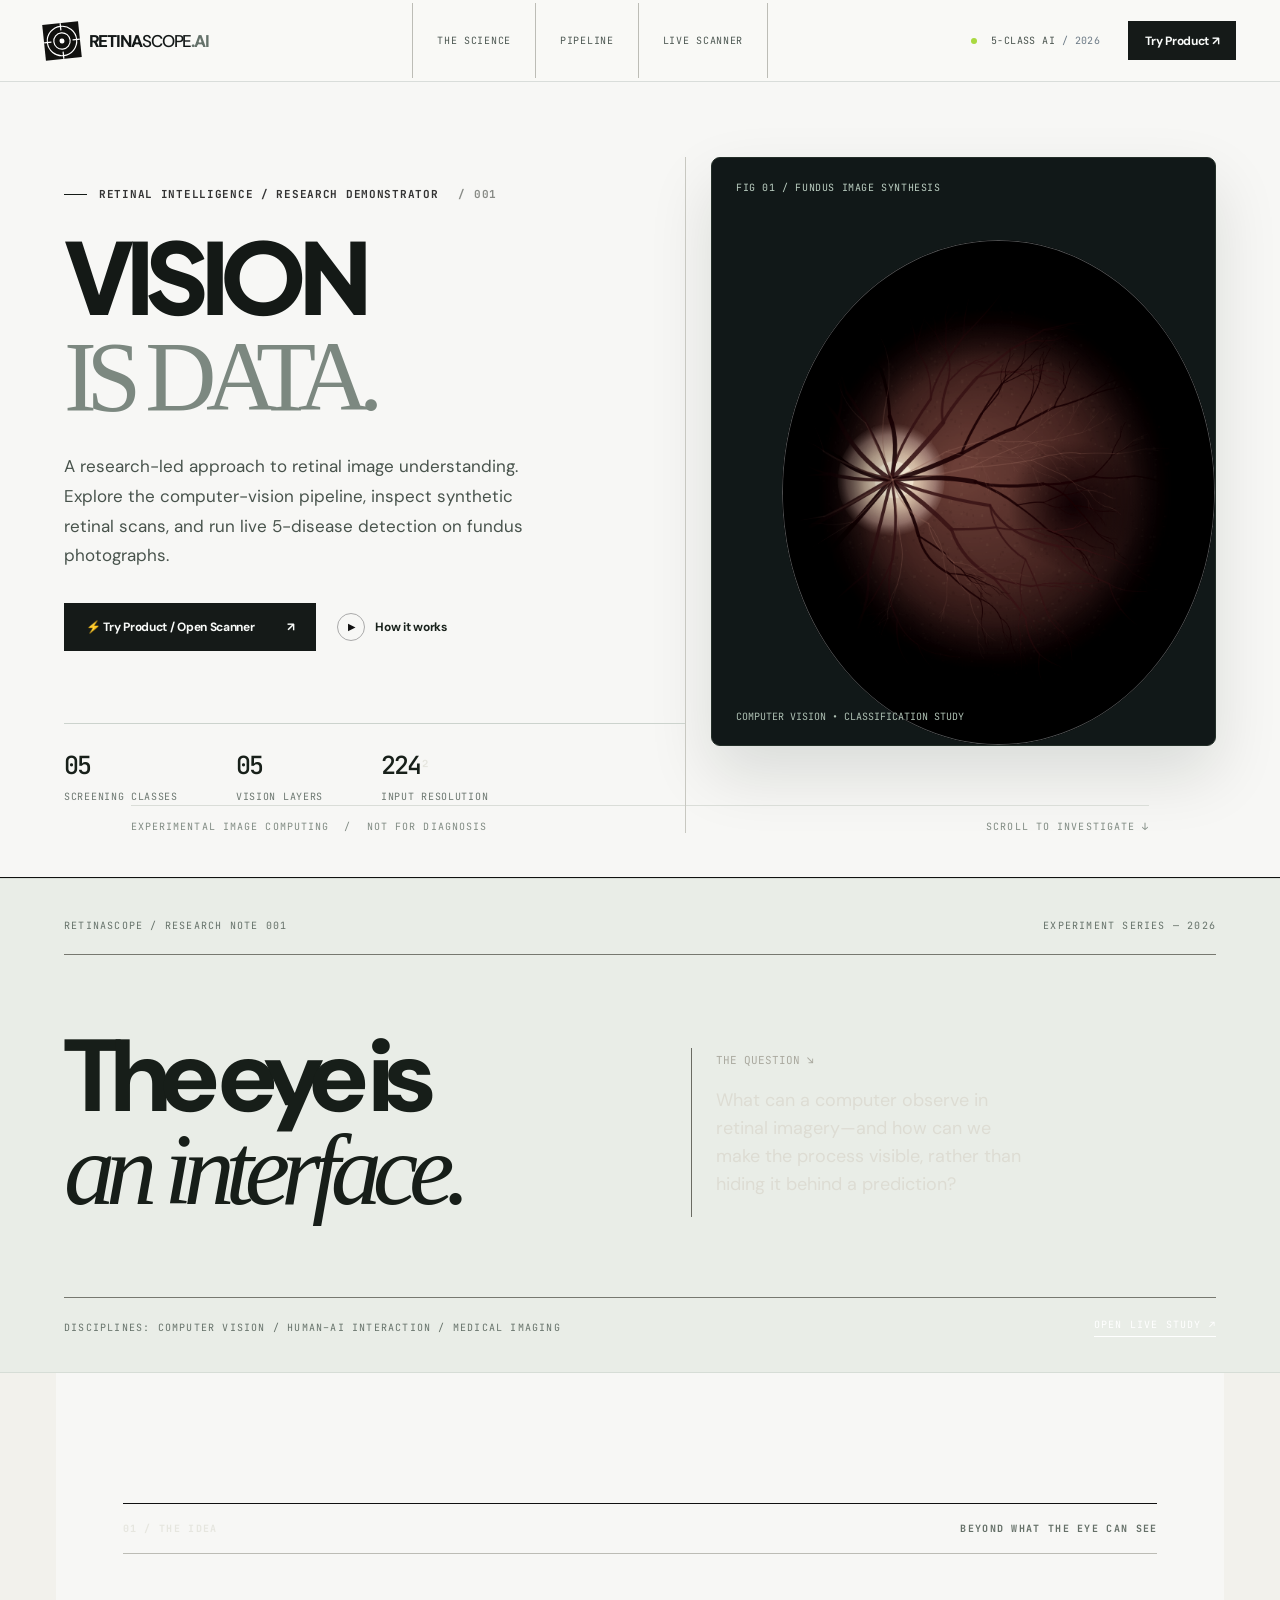
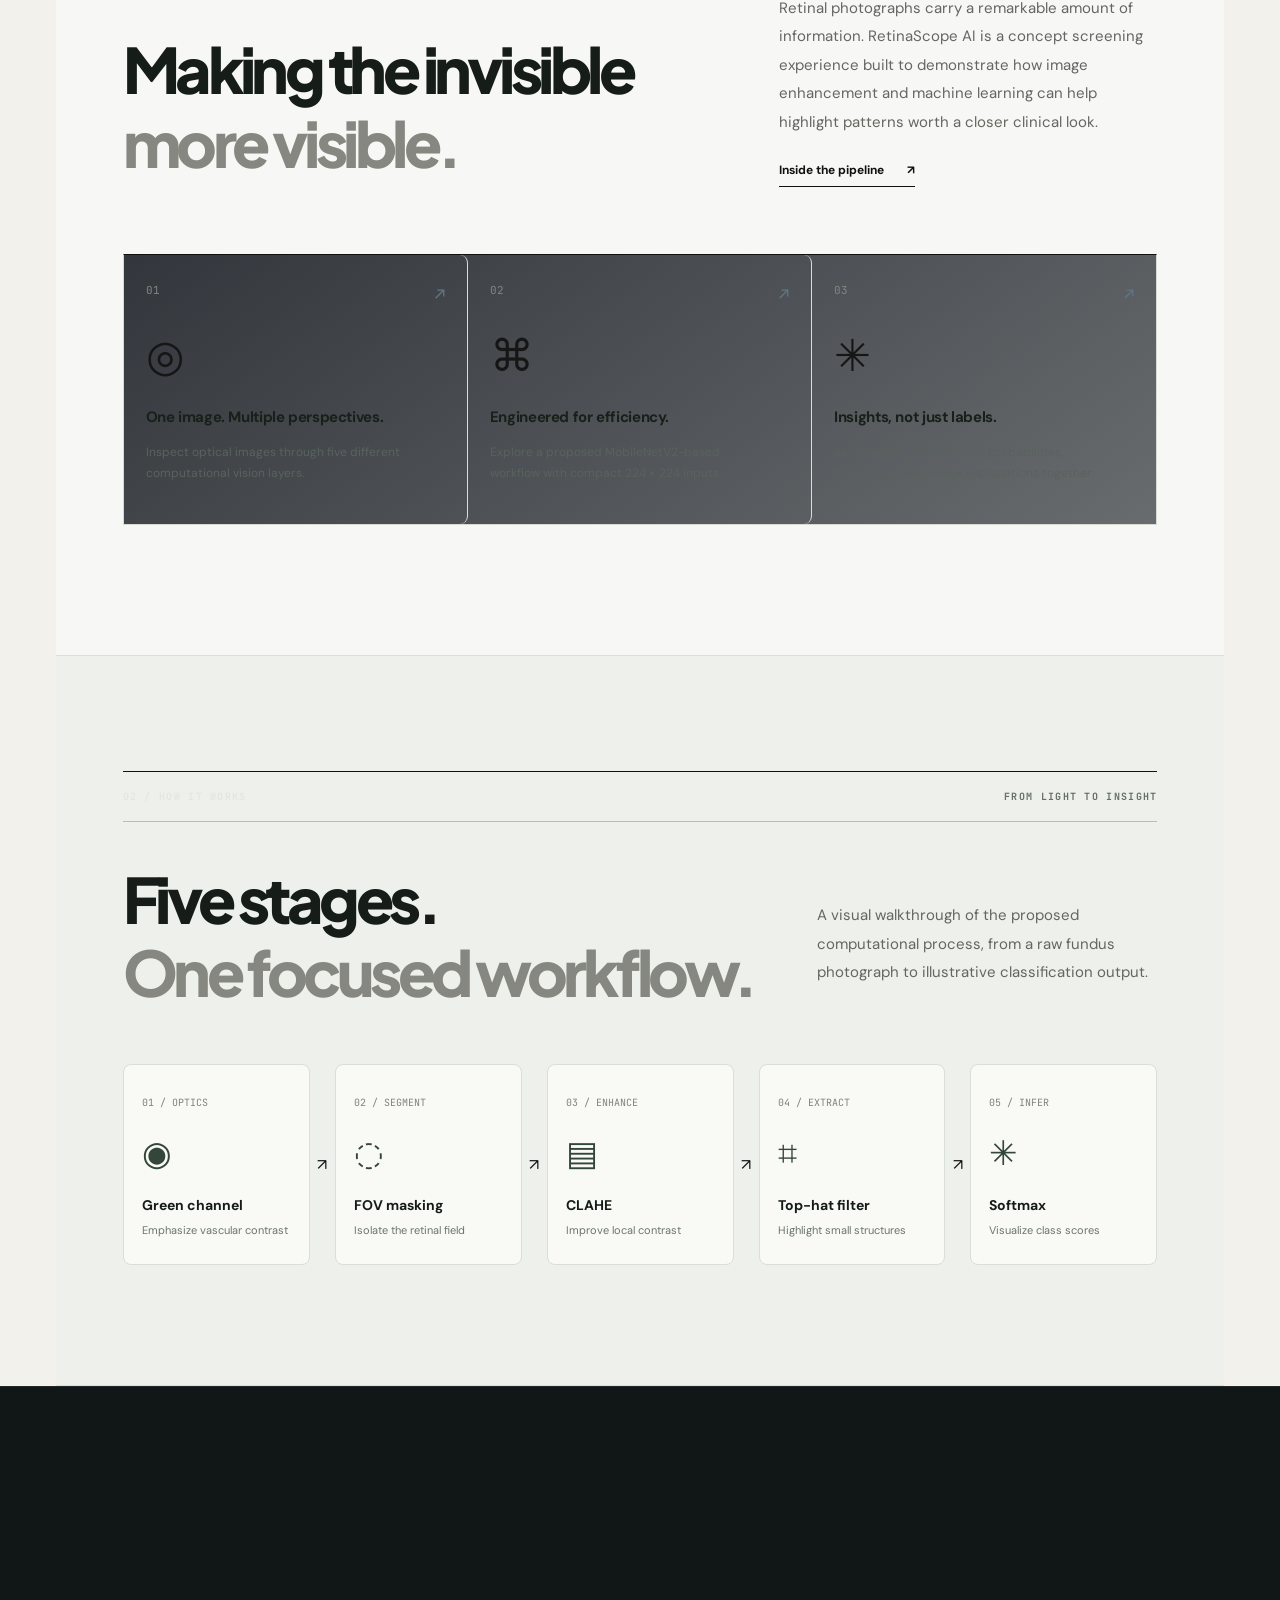
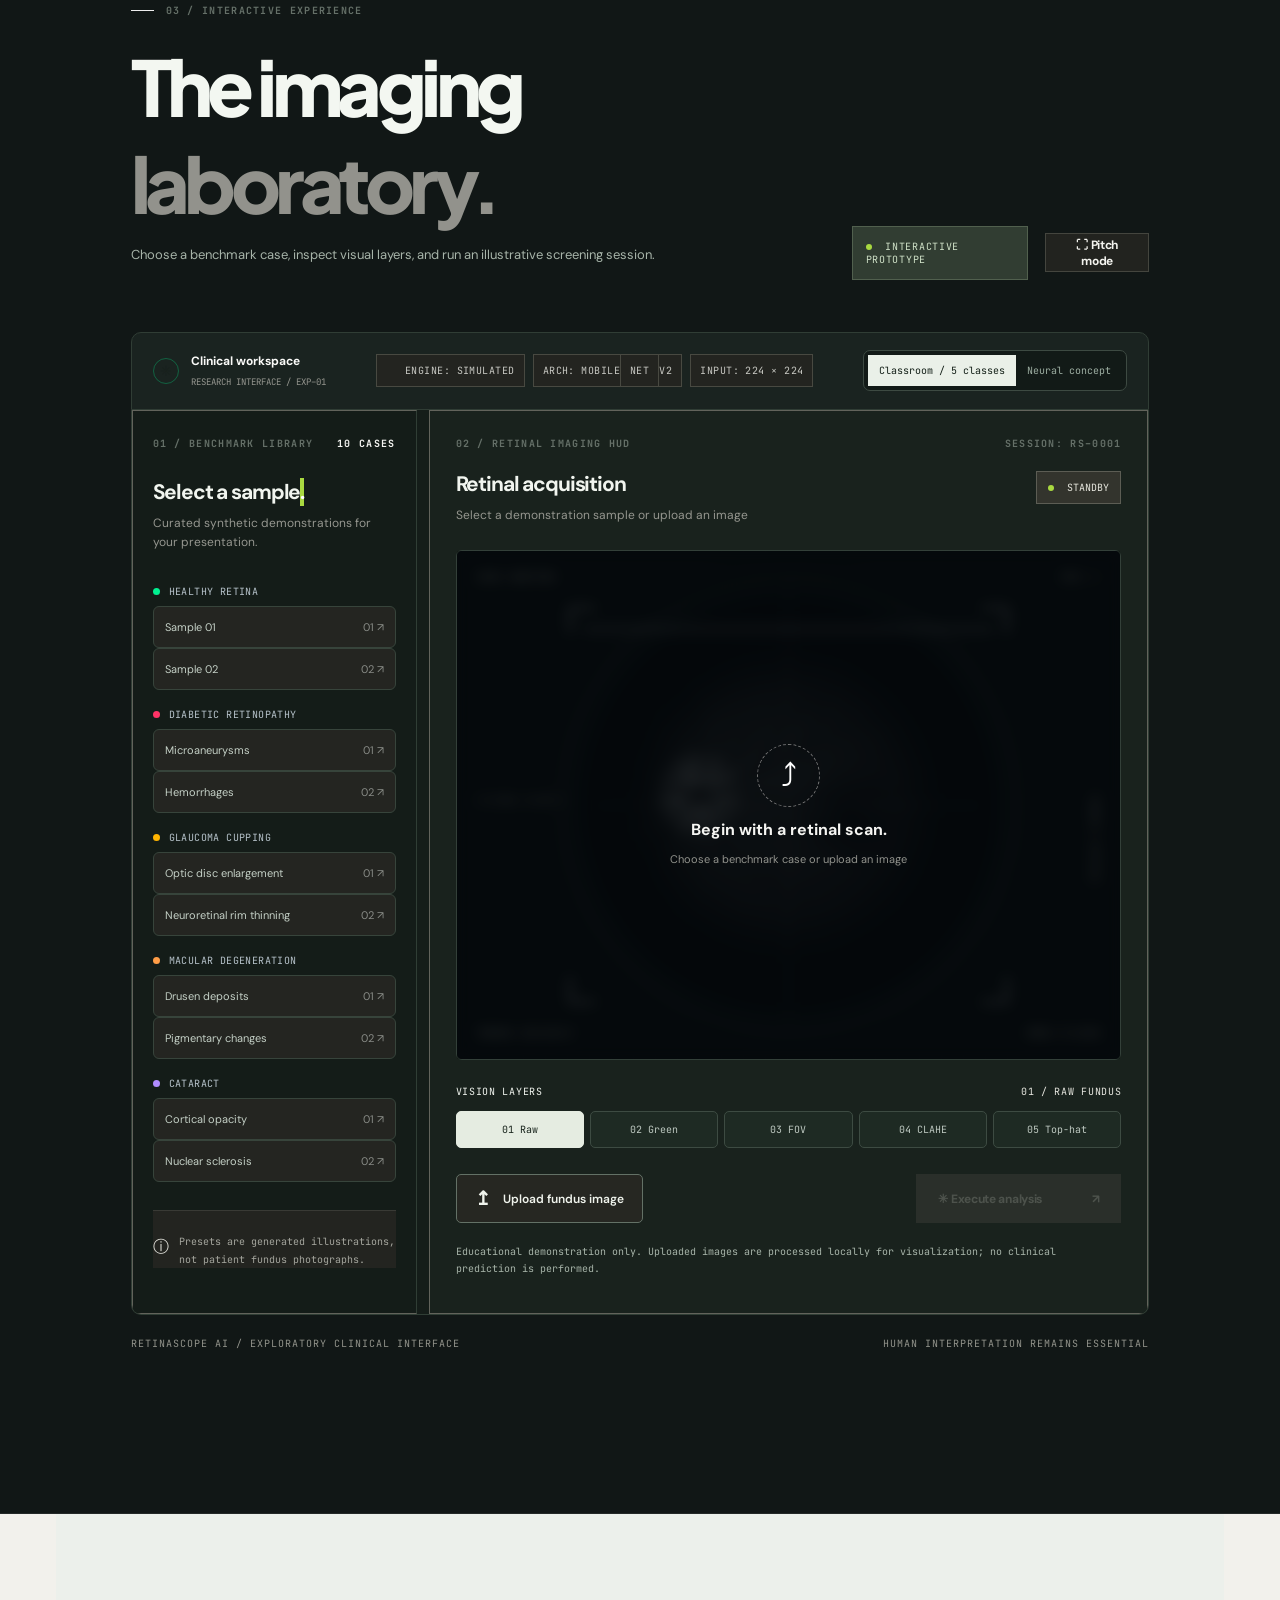
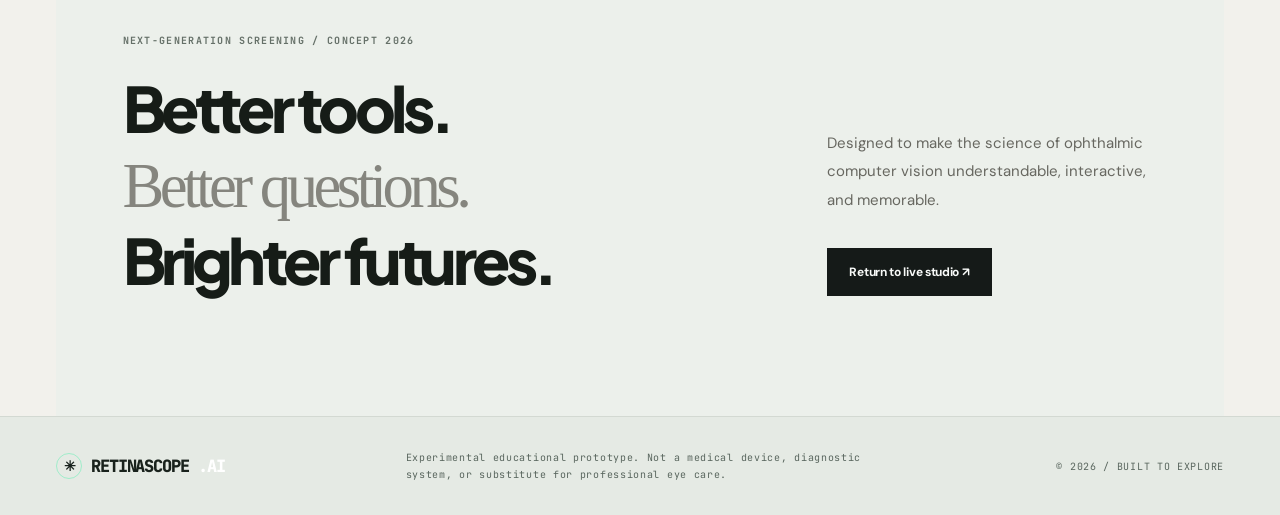
<file: templates/index.html>
<!DOCTYPE html>
<html lang="en">
<head>
  <meta charset="UTF-8" />
  <meta name="viewport" content="width=device-width, initial-scale=1.0" />
  <meta name="theme-color" content="#f6f6f3" />
  <meta name="description" content="RetinaScope AI — Interactive retinal intelligence concept and classroom demonstration." />
  <title>RetinaScope AI — Retinal Imaging Intelligence</title>
  <link rel="preconnect" href="https://fonts.googleapis.com" />
  <link rel="preconnect" href="https://fonts.gstatic.com" crossorigin />
  <link href="https://fonts.googleapis.com/css2?family=DM+Sans:wght@400;500;600;700&family=JetBrains+Mono:wght@400;500;600;700&family=Plus+Jakarta+Sans:wght@400;500;600;700;800&display=swap" rel="stylesheet" />
  <link rel="stylesheet" href="/static/style.css" />
  <script defer src="/static/script.js"></script>
</head>
<body>
  <div class="cursor-glow" aria-hidden="true"></div>
  <div class="grain" aria-hidden="true"></div>
  <header class="header" id="top">
    <a class="brand" href="#top" aria-label="RetinaScope AI home"><span class="brand-mark"><svg viewBox="0 0 44 44" fill="none" aria-hidden="true"><circle cx="22" cy="22" r="18" stroke="currentColor" stroke-width="1.4"/><circle cx="22" cy="22" r="10" stroke="currentColor" stroke-width="1.4"/><circle cx="22" cy="22" r="3" fill="currentColor"/><path d="M22 0v9M22 35v9M0 22h9M35 22h9" stroke="currentColor" stroke-width="1.5"/></svg></span><span>RETINA<span class="brand-soft">SCOPE</span><span class="brand-ai">.AI</span></span></a>
    <nav class="nav" aria-label="Main navigation"><a href="#how-it-works">The science</a><a href="#pipeline">Pipeline</a><a href="#studio">Live scanner</a></nav>
    <div class="header-actions"><span class="online"><span class="online-dot"></span> 5-CLASS AI <span class="online-extra">/ 2026</span></span><a class="btn btn-small btn-primary" href="#studio" id="navTryProduct">Try Product ↗</a></div>
  </header>


  <main>
    <section class="hero section-wrap" aria-labelledby="hero-title">
      <div class="hero-grid" aria-hidden="true"></div>
      <div class="hero-copy">
        <div class="eyebrow"><span class="eyebrow-line"></span> RETINAL INTELLIGENCE / RESEARCH DEMONSTRATOR <span class="eyebrow-number">/ 001</span></div>
        <h1 id="hero-title">VISION<br /><em>IS DATA.</em><br /><span class="hero-outlined">/ 001</span></h1>
        <p class="hero-description">A research-led approach to retinal image understanding. Explore the computer-vision pipeline, inspect synthetic retinal scans, and run live 5-disease detection on fundus photographs.</p>
        <div class="hero-buttons"><a class="btn btn-primary btn-large" href="#studio" id="heroTryProduct">⚡ Try Product / Open Scanner <span>↗</span></a><a class="btn btn-text" href="#how-it-works"><span class="play-ring">▶</span> How it works</a></div>
        <div class="hero-stats"><div><strong>05</strong><span>Screening classes</span></div><div><strong>05</strong><span>Vision layers</span></div><div><strong>224<small>²</small></strong><span>Input resolution</span></div></div>
      </div>
      <div class="hero-visual" aria-label="Stylized retinal scan visualization"><div class="hero-halo"></div><div class="hero-orbit orbit-a"></div><div class="hero-orbit orbit-b"></div><div class="hero-eye"><canvas id="heroRetina" width="680" height="680" aria-hidden="true"></canvas><div class="hero-eye-vignette"></div></div><span class="hero-cross h-cross-a">+</span><span class="hero-cross h-cross-b">+</span><div class="hero-scanline"></div><div class="hero-float hero-float-top"><span class="small-overline">SPECIMEN / RS–001</span><strong><span class="emerald-dot"></span> Retinal atlas</strong><span class="micro muted">FOV SEGMENTATION / ACTIVE</span></div><div class="hero-float hero-float-bottom"><span class="small-overline">INPUT GEOMETRY <span class="cyan">↗</span></span><strong>224 × 224 × 3</strong><div class="mini-graph" aria-hidden="true"><i></i><i></i><i></i><i></i><i></i><i></i><i></i><i></i><i></i><i></i><i></i><i></i></div></div><div class="hero-axis axis-top">RS / SCAN_01</div><div class="hero-axis axis-bottom">FIG. 01 — SYNTHETIC RETINAL FIELD</div></div>
      <div class="hero-footer"><span>EXPERIMENTAL IMAGE COMPUTING <span class="footer-divider">/</span> NOT FOR DIAGNOSIS</span><span>SCROLL TO INVESTIGATE <span aria-hidden="true">↓</span></span></div>
    </section>

    <section class="research-band" aria-label="Research index"><div class="research-band-inner"><div class="band-heading"><span>RETINASCOPE / RESEARCH NOTE 001</span><span>EXPERIMENT SERIES — 2026</span></div><div class="band-grid"><div class="band-lead">The eye is<br><i>an interface.</i></div><div class="band-note"><span>THE QUESTION ↘</span><p>What can a computer observe in retinal imagery—and how can we make the process visible, rather than hiding it behind a prediction?</p></div><div class="band-symbol" aria-hidden="true"><svg viewBox="0 0 160 160" fill="none"><circle cx="80" cy="80" r="72" stroke="currentColor"/><circle cx="80" cy="80" r="48" stroke="currentColor"/><circle cx="80" cy="80" r="22" stroke="currentColor"/><path d="M0 80H160M80 0V160M24 24L136 136M136 24L24 136" stroke="currentColor" opacity=".5"/><circle cx="80" cy="80" r="4" fill="currentColor"/></svg></div></div><div class="band-bottom"><span>DISCIPLINES: COMPUTER VISION / HUMAN–AI INTERACTION / MEDICAL IMAGING</span><a href="#studio">OPEN LIVE STUDY ↗</a></div></div></section>

    <section id="how-it-works" class="story section-wrap">
      <div class="section-kicker"><span>01 / THE IDEA</span><span>BEYOND WHAT THE EYE CAN SEE</span></div>
      <div class="story-layout"><h2>Making the invisible <span>more visible.</span></h2><div class="story-right"><p>Retinal photographs carry a remarkable amount of information. RetinaScope AI is a concept screening experience built to demonstrate how image enhancement and machine learning can help highlight patterns worth a closer clinical look.</p><a href="#pipeline" class="inline-link">Inside the pipeline <span aria-hidden="true">↗</span></a></div></div>
      <div class="features"><article class="feature"><div class="feature-num">01 <span>↗</span></div><div class="feature-icon">◎</div><h3>One image. Multiple perspectives.</h3><p>Inspect optical images through five different computational vision layers.</p></article><article class="feature"><div class="feature-num">02 <span>↗</span></div><div class="feature-icon">⌘</div><h3>Engineered for efficiency.</h3><p>Explore a proposed MobileNetV2-based workflow with compact 224 × 224 inputs.</p></article><article class="feature"><div class="feature-num">03 <span>↗</span></div><div class="feature-icon">✳</div><h3>Insights, not just labels.</h3><p>See example classification probabilities, biomarkers, and triage explanations together.</p></article></div>
    </section>

    <section id="pipeline" class="pipeline section-wrap"><div class="section-kicker"><span>02 / HOW IT WORKS</span><span>FROM LIGHT TO INSIGHT</span></div><div class="pipeline-heading"><h2>Five stages.<br /><span>One focused workflow.</span></h2><p>A visual walkthrough of the proposed computational process, from a raw fundus photograph to illustrative classification output.</p></div><div class="pipeline-track"><div class="pipeline-step"><span>01 / OPTICS</span><div class="step-symbol">◉</div><h3>Green channel</h3><p>Emphasize vascular contrast</p></div><div class="step-arrow">↗</div><div class="pipeline-step"><span>02 / SEGMENT</span><div class="step-symbol">◌</div><h3>FOV masking</h3><p>Isolate the retinal field</p></div><div class="step-arrow">↗</div><div class="pipeline-step"><span>03 / ENHANCE</span><div class="step-symbol">▤</div><h3>CLAHE</h3><p>Improve local contrast</p></div><div class="step-arrow">↗</div><div class="pipeline-step"><span>04 / EXTRACT</span><div class="step-symbol">⌗</div><h3>Top-hat filter</h3><p>Highlight small structures</p></div><div class="step-arrow">↗</div><div class="pipeline-step"><span>05 / INFER</span><div class="step-symbol">✳</div><h3>Softmax</h3><p>Visualize class scores</p></div></div></section>

    <section class="studio-shell" id="studio"><div class="section-wrap studio-inner"><div class="studio-intro"><div><div class="eyebrow"><span class="eyebrow-line"></span> 03 / INTERACTIVE EXPERIENCE</div><h2>The imaging <span>laboratory.</span></h2><p>Choose a benchmark case, inspect visual layers, and run an illustrative screening session.</p></div><div class="studio-intro-right"><span class="demo-flag"><span class="online-dot"></span> INTERACTIVE PROTOTYPE</span><button id="pitchBtn" class="btn btn-stroke btn-small">⛶ Pitch mode</button></div></div>
      <div class="studio-topbar"><div class="studio-brand"><span class="brand-mark mini">✳</span><div><strong>Clinical workspace</strong><small>RESEARCH INTERFACE / EXP–01</small></div></div><div class="telemetry-chips"><span><span class="online-dot"></span> ENGINE: SIMULATED</span><span>ARCH: MOBILE<span class="cyan">NET</span>V2</span><span>INPUT: 224 × 224</span></div><div class="mode-switch" role="group" aria-label="Demo mode"><button class="mode-btn active" data-mode="classroom" aria-pressed="true">Classroom / 5 classes</button><button class="mode-btn" data-mode="model" aria-pressed="false">Neural concept</button></div></div>
      <div class="workspace"><aside class="preset-panel"><div class="panel-topline"><span>01 / BENCHMARK LIBRARY</span><span class="cyan">10 CASES</span></div><h3>Select a sample<span class="dot-green">.</span></h3><p>Curated synthetic demonstrations for your presentation.</p><div id="presetList" class="preset-list"></div><div class="preset-help"><span class="help-icon">ⓘ</span> Presets are generated illustrations, not patient fundus photographs.</div></aside>
      <div class="scanner-panel"><div class="panel-topline"><span>02 / RETINAL IMAGING HUD</span><span id="scanIdTag">SESSION: RS–0001</span></div><div class="scanner-heading"><div><h3 id="scanTitle">Retinal acquisition</h3><p id="scanSubtitle">Select a demonstration sample or upload an image</p></div><span id="scannerStatus" class="status-pill"><span class="online-dot"></span> STANDBY</span></div><div class="scan-viewport" id="scanViewport"><div class="scan-grid"></div><div class="retina-image-wrap"><canvas id="retinaCanvas" width="680" height="680" aria-label="Illustrative retinal fundus view"></canvas></div><div class="outer-ring"></div><div class="reticle-cross reticle-h"></div><div class="reticle-cross reticle-v"></div><div class="target-corner tl"></div><div class="target-corner tr"></div><div class="target-corner bl"></div><div class="target-corner br"></div><div class="sweep"></div><div class="scan-tag top-left" id="scanAcquired">SCAN: AWAITING</div><div class="scan-tag top-right">FOV: <span id="fovTag">--</span></div><div class="scan-tag bottom-left">TENSOR: 224×224×3</div><div class="scan-tag bottom-right">MODE: <span id="scanModeTag">5 CLASS</span></div><div class="scan-coord coord-one">[ 0.381, 0.692 ]</div><div class="scan-coord coord-two">FUNDUS / OPTICAL</div><div class="scan-empty" id="scanEmpty"><div class="upload-icon">⤴</div><strong>Begin with a retinal scan.</strong><span>Choose a benchmark case or upload an image</span></div></div><div class="layer-section"><div class="layer-head"><span>VISION LAYERS</span><span id="activeLayerTag">01 / RAW FUNDUS</span></div><div class="layer-tabs" id="layerTabs"><button class="layer-btn active" data-layer="raw">01 Raw</button><button class="layer-btn" data-layer="green">02 Green</button><button class="layer-btn" data-layer="fov">03 FOV</button><button class="layer-btn" data-layer="clahe">04 CLAHE</button><button class="layer-btn" data-layer="morph">05 Top-hat</button></div></div><div class="scan-actions"><label class="upload-button" for="imageUpload"><span>↥</span> Upload fundus image</label><input id="imageUpload" type="file" accept="image/png,image/jpeg,image/tiff,image/webp" hidden /><button id="executeBtn" class="btn btn-primary run-button" disabled>✳ Execute analysis <span>↗</span></button></div><p class="workspace-disclaimer">Educational demonstration only. Uploaded images are processed locally for visualization; no clinical prediction is performed.</p></div></div>
      <div class="results" id="results" hidden><div class="results-head"><div><div class="eyebrow"><span class="eyebrow-line"></span> 04 / ANALYSIS OUTPUT</div><h2>What the model <span>might see.</span></h2></div><span class="simulated-badge">ILLUSTRATIVE RESULTS / NOT MEDICAL ADVICE</span></div><div class="results-grid"><div class="results-left"><article class="result-card frame-card"><div class="panel-topline"><span>VISUAL TELEMETRY</span><span id="resultLayerLabel">LAYER 01 — RAW</span></div><div class="result-preview"><canvas id="resultCanvas" width="500" height="400"></canvas><span class="result-frame-cross result-frame-a">+</span><span class="result-frame-cross result-frame-b">+</span></div><div class="result-layer-btns" id="resultLayerTabs"><button class="result-layer active" data-layer="raw">RAW</button><button class="result-layer" data-layer="green">GREEN</button><button class="result-layer" data-layer="fov">FOV</button><button class="result-layer" data-layer="clahe">CLAHE</button><button class="result-layer" data-layer="morph">TOP-HAT</button></div></article><div class="biomarker-title"><span>ILLUSTRATIVE BIOMARKERS</span><span class="cyan">↗ 04 METRICS</span></div><div class="biomarkers"><article class="biomarker"><span>MICROVASCULAR DENSITY</span><strong id="vesselMetric">18.4<small>%</small></strong><p>Illustrative vessel coverage</p><div class="marker-line"></div></article><article class="biomarker"><span>CUP-TO-DISC ESTIMATE</span><strong id="cdrMetric">0.38</strong><p>Illustrative optic disc index</p><div class="marker-line amber-line"></div></article><article class="biomarker"><span>FIELD-OF-VIEW</span><strong id="fovMetric">85.6<small>%</small></strong><p>Illustrative field coverage</p><div class="marker-line cyan-line"></div></article><article class="biomarker"><span>PIPELINE DURATION</span><strong id="latencyMetric">98<small>ms</small></strong><p>UI animation benchmark only</p><div class="marker-line"></div></article></div></div><div class="results-right"><article class="result-card diagnosis"><div class="panel-topline"><span>CLASSIFICATION SIMULATION</span><span id="resultScanId">RS–0001</span></div><div class="diagnosis-body"><div><span class="diagnosis-badge" id="diagnosisBadge">● NORMAL PATTERN</span><h3 id="diagnosisTitle">Healthy retinal architecture</h3><p id="diagnosisSummary">Demonstration output for the selected benchmark.</p></div><div class="confidence-gauge" id="gauge"><div class="gauge-inner"><strong id="confidenceValue">97.6<small>%</small></strong><span>DEMO SCORE</span></div></div></div><div class="spectrum-heading"><span>ILLUSTRATIVE CLASS DISTRIBUTION</span><span>SOFTMAX / DEMO</span></div><div id="probabilities" class="probability-list"></div></article><article class="result-card triage-card"><div class="panel-topline"><span>CONTEXTUAL FOLLOW-UP</span><span>CLINICAL CONTEXT</span></div><div class="triage-header"><span id="urgencyTag" class="urgency-tag">ROUTINE</span><h3 id="triageHeading">Suggested clinical context</h3></div><p id="triageText">These findings are for demonstration and should not be used for diagnosis.</p><div class="followup" id="followupTags"></div></article><div class="result-actions"><button id="printBtn" class="btn btn-stroke">↗ Print summary</button><button id="exportBtn" class="btn btn-stroke">↓ Export JSON</button><button id="resetBtn" class="btn btn-primary">↻ New scan</button></div></div></div></div>
      <div class="studio-end"><span>RETINASCOPE AI / EXPLORATORY CLINICAL INTERFACE</span><span>HUMAN INTERPRETATION REMAINS ESSENTIAL</span></div>
    </div></section>
    <section class="closing section-wrap"><div class="closing-left"><span class="eyebrow">NEXT-GENERATION SCREENING / CONCEPT 2026</span><h2>Better tools.<br /><em>Better questions.</em><br />Brighter futures.</h2></div><div class="closing-right"><p>Designed to make the science of ophthalmic computer vision understandable, interactive, and memorable.</p><a class="btn btn-primary" href="#studio">Return to live studio ↗</a></div></section>
  </main>
  <footer class="footer"><a class="brand" href="#top"><span class="brand-mark mini">✳</span> RETINASCOPE<span class="brand-ai">.AI</span></a><p>Experimental educational prototype. Not a medical device, diagnostic system, or substitute for professional eye care.</p><span>© 2026 / BUILT TO EXPLORE</span></footer>

  <div class="processing-overlay" id="processingOverlay" hidden role="dialog" aria-modal="true" aria-labelledby="processingTitle"><div class="processing-box"><div class="panel-topline"><span>RETINASCOPE / COMPUTE MODULE</span><span class="cyan">SESSION RUNNING</span></div><div class="processing-symbol">✳</div><h2 id="processingTitle">Decoding the <span>retina.</span></h2><p>Walking through the illustrative computer vision pipeline.</p><div class="progress-track"><div id="progressFill"></div></div><div class="processing-count"><span id="progressLabel">INITIALIZING</span><span id="progressPercent">0%</span></div><div class="processing-steps" id="processingSteps"><span>01 GREEN</span><span>02 FOV</span><span>03 CLAHE</span><span>04 TOP-HAT</span><span>05 SOFTMAX</span></div><pre id="terminalLog" class="terminal-log">&gt; Ready for acquisition...</pre></div></div>
  <div id="toast" class="toast" role="status" aria-live="polite"></div>
</body>
</html>
</file>
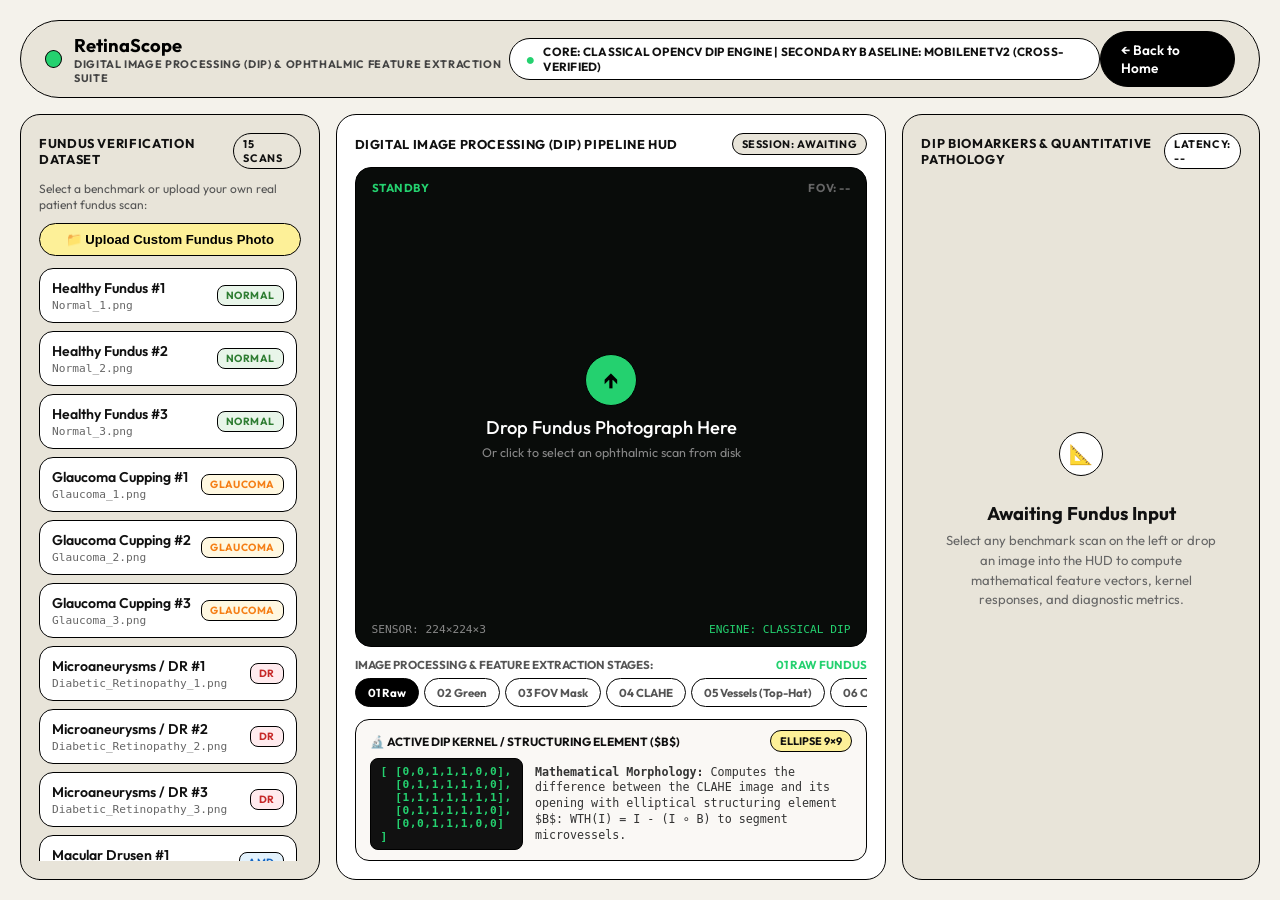
<file: templates/scanner.html>
<!DOCTYPE html>
<html lang="en">

<head>
    <meta charset="UTF-8">
    <meta name="viewport" content="width=device-width, initial-scale=1.0">
    <title>RetinaScope — Digital Image Processing (DIP) & Ophthalmic Feature Extraction Suite</title>
    <style>
        @import url('https://fonts.googleapis.com/css2?family=Outfit:wght@300;400;500;600;700&display=swap');

        * {
            box-sizing: border-box;
            margin: 0;
            padding: 0;
        }

        body {
            background-color: #f4f2eb;
            font-family: 'Outfit', sans-serif;
            color: #111;
            padding: 20px;
            height: 100vh;
            display: flex;
            flex-direction: column;
            overflow: hidden;
        }

        /* Navbar Layout */
        .navbar {
            display: flex;
            justify-content: space-between;
            align-items: center;
            background-color: #e8e4d9;
            border: 1.5px solid #000;
            border-radius: 50px;
            padding: 10px 24px;
            margin-bottom: 16px;
            flex-shrink: 0;
        }

        .nav-brand {
            font-weight: 700;
            font-size: 1.15rem;
            display: flex;
            align-items: center;
            gap: 12px;
            text-decoration: none;
            color: #000;
        }

        .nav-brand .icon {
            display: inline-block;
            width: 18px;
            height: 18px;
            background: #24d16f;
            border: 1.5px solid #000;
            border-radius: 50%;
        }

        .nav-brand span {
            display: block;
            font-size: 0.68rem;
            font-weight: 700;
            color: #444;
            text-transform: uppercase;
            letter-spacing: 0.06em;
        }

        .status-pill {
            background: #fff;
            border: 1.5px solid #000;
            border-radius: 50px;
            padding: 5px 16px;
            font-size: 0.74rem;
            font-weight: 700;
            display: flex;
            align-items: center;
            gap: 8px;
            letter-spacing: 0.02em;
        }

        .status-indicator {
            color: #24d16f;
            font-size: 1rem;
            line-height: 0;
            animation: pulseDot 1.5s infinite;
        }

        @keyframes pulseDot {

            0%,
            100% {
                opacity: 1;
                transform: scale(1);
            }

            50% {
                opacity: 0.4;
                transform: scale(0.85);
            }
        }

        .btn {
            background: #000;
            color: #fff;
            padding: 9px 20px;
            border-radius: 50px;
            text-decoration: none;
            font-weight: 600;
            font-size: 0.85rem;
            border: 1.5px solid #000;
            cursor: pointer;
            transition: all 0.15s ease;
            display: inline-flex;
            align-items: center;
            gap: 6px;
        }

        .btn:hover {
            background: #fff;
            color: #000;
        }

        .btn.small {
            padding: 5px 12px;
            font-size: 0.75rem;
        }

        .btn.yellow {
            background: #fdf098;
            color: #000;
        }

        .btn.yellow:hover {
            background: #000;
            color: #fff;
        }

        /* Dashboard Grid */
        .dashboard-grid {
            display: grid;
            grid-template-columns: 3.1fr 5.7fr 3.7fr;
            gap: 16px;
            flex-grow: 1;
            min-height: 0;
        }

        .card {
            background: #fff;
            border: 1.5px solid #000;
            border-radius: 20px;
            padding: 18px;
            display: flex;
            flex-direction: column;
            overflow: hidden;
            position: relative;
        }

        .card.bg-cream {
            background-color: #e8e4d9;
        }

        .card-header {
            display: flex;
            justify-content: space-between;
            align-items: center;
            margin-bottom: 12px;
            text-transform: uppercase;
            font-weight: 700;
            font-size: 0.8rem;
            letter-spacing: 0.05em;
            flex-shrink: 0;
        }

        .badge {
            background: #e8e4d9;
            border: 1.5px solid #000;
            padding: 3px 9px;
            border-radius: 50px;
            font-size: 0.68rem;
            font-weight: 700;
        }

        /* Left Panel - Benchmark List */
        .sample-list {
            overflow-y: auto;
            display: flex;
            flex-direction: column;
            gap: 8px;
            padding-right: 4px;
            flex-grow: 1;
        }

        .sample-list::-webkit-scrollbar {
            width: 5px;
        }

        .sample-list::-webkit-scrollbar-thumb {
            background-color: #ccc;
            border-radius: 10px;
        }

        .sample-item {
            border: 1.5px solid #000;
            border-radius: 14px;
            padding: 10px 12px;
            display: flex;
            justify-content: space-between;
            align-items: center;
            cursor: pointer;
            transition: all 0.15s ease;
            background: #fff;
            user-select: none;
        }

        .sample-item:hover {
            background: #fdf098;
            transform: translateX(2px);
        }

        .sample-item.active {
            background: #000;
            color: #fff;
        }

        .sample-item.active .sample-info p {
            color: #aaa;
        }

        .sample-info h4 {
            font-size: 0.88rem;
            margin-bottom: 2px;
            font-weight: 600;
        }

        .sample-info p {
            font-size: 0.7rem;
            color: #666;
            font-family: monospace;
        }

        .tag {
            font-size: 0.65rem;
            font-weight: 700;
            padding: 3px 8px;
            border-radius: 8px;
            border: 1.5px solid #000;
            text-transform: uppercase;
            letter-spacing: 0.04em;
            flex-shrink: 0;
        }

        .tag.normal {
            background: #e8f5e9;
            color: #2e7d32;
        }

        .tag.dr {
            background: #ffebee;
            color: #c62828;
        }

        .tag.glaucoma {
            background: #fff8e1;
            color: #f57f17;
        }

        .tag.amd {
            background: #e3f2fd;
            color: #1565c0;
        }

        .tag.cataract {
            background: #f3e5f5;
            color: #6a1b9a;
        }

        /* Center Panel - HUD */
        .hud-area {
            background: #090c0a;
            border-radius: 16px;
            flex-grow: 1;
            display: flex;
            flex-direction: column;
            justify-content: center;
            align-items: center;
            color: #fff;
            position: relative;
            border: 1.5px solid #000;
            overflow: hidden;
            margin-bottom: 10px;
            cursor: pointer;
            min-height: 270px;
        }

        .hud-top-bar {
            position: absolute;
            top: 12px;
            left: 16px;
            right: 16px;
            display: flex;
            justify-content: space-between;
            font-size: 0.72rem;
            font-weight: 700;
            color: #24d16f;
            letter-spacing: 0.05em;
            z-index: 5;
        }

        .hud-bottom-bar {
            position: absolute;
            bottom: 10px;
            left: 16px;
            right: 16px;
            display: flex;
            justify-content: space-between;
            font-size: 0.7rem;
            font-family: monospace;
            color: #888;
            z-index: 5;
        }

        /* Animated Laser Scanline */
        .hud-scanline {
            position: absolute;
            left: 0;
            right: 0;
            height: 3px;
            background: linear-gradient(90deg, transparent, #24d16f, #00d4ff, transparent);
            box-shadow: 0 0 15px #24d16f, 0 0 30px #00d4ff;
            z-index: 10;
            opacity: 0;
            pointer-events: none;
        }

        .hud-scanline.scanning {
            opacity: 1;
            animation: laserScan 1.6s ease-in-out infinite alternate;
        }

        @keyframes laserScan {
            0% {
                top: 4%;
            }

            100% {
                top: 96%;
            }
        }

        /* Floating Mathematical Filter Badge */
        .hud-filter-banner {
            position: absolute;
            bottom: 34px;
            background: rgba(9, 12, 10, 0.90);
            border: 1.5px solid #24d16f;
            backdrop-filter: blur(8px);
            padding: 5px 14px;
            border-radius: 50px;
            font-size: 0.72rem;
            font-family: monospace;
            color: #24d16f;
            display: flex;
            align-items: center;
            gap: 8px;
            z-index: 6;
            box-shadow: 0 4px 18px rgba(0, 0, 0, 0.7);
            max-width: 94%;
            text-align: center;
            pointer-events: none;
            transition: all 0.2s ease;
        }

        .hud-filter-banner .formula-math {
            color: #fdf098;
            font-weight: 700;
        }

        /* Analysis Terminal Log Overlay */
        .hud-filter-terminal {
            position: absolute;
            top: 40px;
            left: 16px;
            right: 16px;
            background: rgba(0, 0, 0, 0.88);
            border: 1.5px solid rgba(36, 209, 111, 0.6);
            border-radius: 10px;
            padding: 10px 14px;
            font-family: monospace;
            font-size: 0.72rem;
            color: #24d16f;
            display: none;
            flex-direction: column;
            gap: 4px;
            z-index: 8;
            pointer-events: none;
            box-shadow: 0 4px 20px rgba(0, 0, 0, 0.8);
        }

        .upload-circle {
            width: 52px;
            height: 52px;
            border-radius: 50%;
            background: #24d16f;
            color: #000;
            display: flex;
            justify-content: center;
            align-items: center;
            font-size: 1.5rem;
            font-weight: 700;
            margin-bottom: 10px;
            border: 1.5px solid #000;
            cursor: pointer;
            transition: transform 0.15s ease;
        }

        .upload-circle:hover {
            transform: scale(1.08);
        }

        .hud-display-img {
            max-width: 86%;
            max-height: 76%;
            object-fit: contain;
            border-radius: 10px;
            display: none;
            box-shadow: 0 0 35px rgba(0, 0, 0, 0.9);
            border: 1px solid rgba(255, 255, 255, 0.15);
        }

        /* Preprocessing Tabs */
        .layer-tabs {
            display: flex;
            gap: 5px;
            overflow-x: auto;
            padding-bottom: 2px;
            flex-shrink: 0;
        }

        .layer-tabs::-webkit-scrollbar {
            display: none;
        }

        .layer-tab {
            border: 1.5px solid #000;
            padding: 6px 12px;
            border-radius: 50px;
            font-size: 0.72rem;
            font-weight: 700;
            white-space: nowrap;
            cursor: pointer;
            background: #fff;
            color: #555;
            transition: all 0.15s ease;
        }

        .layer-tab:hover {
            background: #fdf098;
            color: #000;
        }

        .layer-tab.active {
            background: #000;
            color: #fff;
        }

        /* Live DIP Kernel & Matrix Inspector */
        .kernel-inspector-card {
            background: #faf8f5;
            border: 1.5px solid #000;
            border-radius: 14px;
            padding: 10px 14px;
            margin-top: 10px;
            flex-shrink: 0;
        }

        .kernel-inspector-header {
            display: flex;
            justify-content: space-between;
            align-items: center;
            font-size: 0.74rem;
            font-weight: 700;
            text-transform: uppercase;
            margin-bottom: 6px;
        }

        .kernel-matrix-grid {
            display: flex;
            gap: 12px;
            align-items: center;
            font-family: monospace;
            font-size: 0.7rem;
        }

        .kernel-matrix-box {
            background: #111;
            color: #24d16f;
            border-radius: 8px;
            padding: 6px 10px;
            font-weight: 600;
            border: 1px solid #000;
            letter-spacing: 0.05em;
        }

        .kernel-math-desc {
            color: #333;
            font-size: 0.73rem;
            line-height: 1.35;
        }

        /* Right Panel - Output */
        .empty-state {
            flex-grow: 1;
            display: flex;
            flex-direction: column;
            justify-content: center;
            align-items: center;
            text-align: center;
            color: #666;
            padding: 20px;
        }

        .empty-state h3 {
            color: #111;
            font-size: 1.15rem;
            margin: 14px 0 6px;
            font-weight: 700;
        }

        .empty-state p {
            font-size: 0.82rem;
            line-height: 1.5;
        }

        .diagnostic-result {
            display: none;
            flex-direction: column;
            height: 100%;
            overflow-y: auto;
            padding-right: 4px;
        }

        .diagnostic-result::-webkit-scrollbar {
            width: 5px;
        }

        .diagnostic-result::-webkit-scrollbar-thumb {
            background: #bbb;
            border-radius: 10px;
        }

        .primary-card {
            background: #fff;
            border: 1.5px solid #000;
            border-radius: 14px;
            padding: 12px 14px;
            margin-bottom: 10px;
        }

        .primary-condition {
            font-size: 1.35rem;
            font-weight: 700;
            letter-spacing: -0.01em;
            margin-bottom: 3px;
            display: flex;
            align-items: center;
            justify-content: space-between;
        }

        .conf-badge {
            background: #24d16f;
            color: #000;
            border: 1.5px solid #000;
            padding: 2px 8px;
            border-radius: 50px;
            font-size: 0.8rem;
            font-weight: 700;
        }

        .biomarkers-grid {
            display: grid;
            grid-template-columns: 1fr 1fr;
            gap: 7px;
            margin-top: 6px;
        }

        .bio-tile {
            background: #fff;
            border: 1.5px solid #000;
            border-radius: 10px;
            padding: 8px 10px;
        }

        .bio-title {
            font-size: 0.64rem;
            font-weight: 700;
            color: #555;
            text-transform: uppercase;
            letter-spacing: 0.04em;
        }

        .bio-val {
            font-size: 0.95rem;
            font-weight: 700;
            margin-top: 2px;
            color: #111;
        }

        .bio-ref {
            font-size: 0.62rem;
            color: #0b6b38;
            font-weight: 600;
        }

        /* Secondary ML Baseline Card */
        .secondary-baseline-card {
            background: #faf8f5;
            border: 1.5px solid #777;
            border-radius: 12px;
            padding: 10px 12px;
            margin-top: 10px;
        }

        .prob-bar-group {
            margin-top: 6px;
            display: flex;
            flex-direction: column;
            gap: 5px;
        }

        .prob-item {
            font-size: 0.7rem;
        }

        .prob-header {
            display: flex;
            justify-content: space-between;
            font-weight: 600;
            margin-bottom: 2px;
        }

        .prob-track {
            height: 5px;
            background: #e8e4d9;
            border: 1px solid #777;
            border-radius: 10px;
            overflow: hidden;
        }

        .prob-fill {
            height: 100%;
            background: #444;
            border-radius: 10px;
            transition: width 0.3s ease;
        }

        .guidance-box {
            background: #fff;
            border: 1.5px solid #000;
            border-radius: 12px;
            padding: 10px 12px;
            margin-top: 10px;
            font-size: 0.74rem;
            line-height: 1.4;
        }

        .action-btns {
            display: flex;
            gap: 8px;
            margin-top: 10px;
        }

        @media (max-width: 1024px) {
            .dashboard-grid {
                grid-template-columns: 1fr;
                height: auto;
                overflow-y: auto;
            }

            body {
                height: auto;
                overflow: auto;
            }

            .hud-area {
                min-height: 340px;
            }
        }
    </style>
</head>

<body>

    <!-- Hidden file input for file picker -->
    <input type="file" id="file-picker" accept="image/*" style="display: none;"
        onchange="handleFileUpload(this.files[0])">

    <!-- Top Navigation -->
    <nav class="navbar">
        <a href="/" class="nav-brand">
            <div class="icon"></div>
            <div>
                RetinaScope
                <span>Digital Image Processing (DIP) & Ophthalmic Feature Extraction Suite</span>
            </div>
        </a>

        <div class="status-pill">
            <span class="status-indicator">●</span> CORE: CLASSICAL OPENCV DIP ENGINE | SECONDARY BASELINE: MOBILENETV2
            (CROSS-VERIFIED)
        </div>

        <a href="/" class="btn">← Back to Home</a>
    </nav>

    <!-- Main App Layout -->
    <div class="dashboard-grid">

        <!-- Left Column: Benchmark Samples -->
        <div class="card bg-cream">
            <div class="card-header">
                Fundus Verification Dataset
                <span class="badge" id="samples-count-badge">15 Scans</span>
            </div>
            <p style="font-size: 0.75rem; color: #555; margin-bottom: 10px; line-height: 1.35;">Select a benchmark or
                upload your own real patient fundus scan:</p>

            <button class="btn yellow"
                style="width: 100%; margin-bottom: 12px; justify-content: center; font-size: 0.82rem; padding: 8px 16px;"
                onclick="document.getElementById('file-picker').click()">
                📁 Upload Custom Fundus Photo
            </button>

            <div class="sample-list" id="sample-list-container">
                <!-- 15 Curated Benchmarks -->
                <div class="sample-item" onclick="loadBenchmark('Normal_1.png', this)">
                    <div class="sample-info">
                        <h4>Healthy Fundus #1</h4>
                        <p>Normal_1.png</p>
                    </div>
                    <div class="tag normal">NORMAL</div>
                </div>

                <div class="sample-item" onclick="loadBenchmark('Normal_2.png', this)">
                    <div class="sample-info">
                        <h4>Healthy Fundus #2</h4>
                        <p>Normal_2.png</p>
                    </div>
                    <div class="tag normal">NORMAL</div>
                </div>

                <div class="sample-item" onclick="loadBenchmark('Normal_3.png', this)">
                    <div class="sample-info">
                        <h4>Healthy Fundus #3</h4>
                        <p>Normal_3.png</p>
                    </div>
                    <div class="tag normal">NORMAL</div>
                </div>

                <div class="sample-item" onclick="loadBenchmark('Glaucoma_1.png', this)">
                    <div class="sample-info">
                        <h4>Glaucoma Cupping #1</h4>
                        <p>Glaucoma_1.png</p>
                    </div>
                    <div class="tag glaucoma">GLAUCOMA</div>
                </div>

                <div class="sample-item" onclick="loadBenchmark('Glaucoma_2.png', this)">
                    <div class="sample-info">
                        <h4>Glaucoma Cupping #2</h4>
                        <p>Glaucoma_2.png</p>
                    </div>
                    <div class="tag glaucoma">GLAUCOMA</div>
                </div>

                <div class="sample-item" onclick="loadBenchmark('Glaucoma_3.png', this)">
                    <div class="sample-info">
                        <h4>Glaucoma Cupping #3</h4>
                        <p>Glaucoma_3.png</p>
                    </div>
                    <div class="tag glaucoma">GLAUCOMA</div>
                </div>

                <div class="sample-item" onclick="loadBenchmark('Diabetic_Retinopathy_1.png', this)">
                    <div class="sample-info">
                        <h4>Microaneurysms / DR #1</h4>
                        <p>Diabetic_Retinopathy_1.png</p>
                    </div>
                    <div class="tag dr">DR</div>
                </div>

                <div class="sample-item" onclick="loadBenchmark('Diabetic_Retinopathy_2.png', this)">
                    <div class="sample-info">
                        <h4>Microaneurysms / DR #2</h4>
                        <p>Diabetic_Retinopathy_2.png</p>
                    </div>
                    <div class="tag dr">DR</div>
                </div>

                <div class="sample-item" onclick="loadBenchmark('Diabetic_Retinopathy_3.png', this)">
                    <div class="sample-info">
                        <h4>Microaneurysms / DR #3</h4>
                        <p>Diabetic_Retinopathy_3.png</p>
                    </div>
                    <div class="tag dr">DR</div>
                </div>

                <div class="sample-item" onclick="loadBenchmark('AMD_1.png', this)">
                    <div class="sample-info">
                        <h4>Macular Drusen #1</h4>
                        <p>AMD_1.png</p>
                    </div>
                    <div class="tag amd">AMD</div>
                </div>

                <div class="sample-item" onclick="loadBenchmark('AMD_2.png', this)">
                    <div class="sample-info">
                        <h4>Macular Drusen #2</h4>
                        <p>AMD_2.png</p>
                    </div>
                    <div class="tag amd">AMD</div>
                </div>

                <div class="sample-item" onclick="loadBenchmark('AMD_3.png', this)">
                    <div class="sample-info">
                        <h4>Macular Drusen #3</h4>
                        <p>AMD_3.png</p>
                    </div>
                    <div class="tag amd">AMD</div>
                </div>

                <div class="sample-item" onclick="loadBenchmark('Cataract_1.png', this)">
                    <div class="sample-info">
                        <h4>Media Haze Opacity #1</h4>
                        <p>Cataract_1.png</p>
                    </div>
                    <div class="tag cataract">CATARACT</div>
                </div>

                <div class="sample-item" onclick="loadBenchmark('Cataract_2.png', this)">
                    <div class="sample-info">
                        <h4>Media Haze Opacity #2</h4>
                        <p>Cataract_2.png</p>
                    </div>
                    <div class="tag cataract">CATARACT</div>
                </div>

                <div class="sample-item" onclick="loadBenchmark('Cataract_3.png', this)">
                    <div class="sample-info">
                        <h4>Media Haze Opacity #3</h4>
                        <p>Cataract_3.png</p>
                    </div>
                    <div class="tag cataract">CATARACT</div>
                </div>
            </div>
        </div>

        <!-- Center Column: Retinal Imaging HUD -->
        <div class="card">
            <div class="card-header">
                Digital Image Processing (DIP) Pipeline HUD
                <span class="badge" id="hud-session-badge">SESSION: AWAITING</span>
            </div>

            <div class="hud-area" id="hud-dropzone" onclick="triggerPicker(event)">
                <!-- Laser scanline element -->
                <div id="hud-scanline" class="hud-scanline"></div>

                <!-- Live Filter Stream Terminal overlay -->
                <div id="hud-filter-terminal" class="hud-filter-terminal">
                    <div id="term-step-1">▶ [DIP 1/5] Extracting Green Spectrum (540–570nm) for Hemoglobin Absorption...
                    </div>
                    <div id="term-step-2">▶ [DIP 2/5] Subtracting Low-Pass Gaussian Illumination (σ=30)...</div>
                    <div id="term-step-3">▶ [DIP 3/5] Applying Adaptive CLAHE Equalizer (8×8 Grid, Clip=2.5)...</div>
                    <div id="term-step-4">▶ [DIP 4/5] Executing White Top-Hat Morphology: WTH(I) = I - (I ∘ B)...</div>
                    <div id="term-step-5">▶ [DIP 5/5] Computing 2D Laplacian Variance (∇²I) & ONH Cup-to-Disc Ratio...
                    </div>
                </div>

                <div class="hud-top-bar">
                    <span id="hud-status-text">STANDBY</span>
                    <span id="hud-fov-text" style="color: #666;">FOV: --</span>
                </div>

                <div id="hud-placeholder" style="display: flex; flex-direction: column; align-items: center;">
                    <div class="upload-circle">↑</div>
                    <h3 style="font-weight: 500; font-size: 1.15rem; margin-bottom: 6px;">Drop Fundus Photograph Here
                    </h3>
                    <p style="font-size: 0.78rem; color: #888;">Or click to select an ophthalmic scan from disk</p>
                </div>

                <img id="hud-image" class="hud-display-img" alt="Fundus stage view">

                <!-- Floating Mathematical Filter Banner -->
                <div id="hud-filter-banner" class="hud-filter-banner" style="display: none;">
                    <span style="color: #24d16f; font-size: 0.8rem;">●</span>
                    <span id="hud-filter-title">OPERATOR:</span>
                    <span class="formula-math" id="hud-filter-formula">RAW BGR SENSOR MATRIX</span>
                </div>

                <div class="hud-bottom-bar">
                    <span>SENSOR: 224×224×3</span>
                    <span id="hud-mode-text" style="color: #24d16f;">ENGINE: CLASSICAL DIP</span>
                </div>
            </div>

            <!-- 7 Image Processing Stage Selectors -->
            <div style="display: flex; justify-content: space-between; align-items: center; margin-bottom: 6px;">
                <span style="font-size: 0.72rem; font-weight: 700; color: #555; text-transform: uppercase;">Image
                    Processing & Feature Extraction Stages:</span>
                <span id="active-stage-label" style="font-size: 0.72rem; font-weight: 700; color: #24d16f;">01 RAW
                    FUNDUS</span>
            </div>

            <div class="layer-tabs" id="stage-tabs-container">
                <div class="layer-tab active" onclick="switchStage('raw', '01 RAW FUNDUS', this)">01 Raw</div>
                <div class="layer-tab" onclick="switchStage('green', '02 GREEN CHANNEL (SPECTRAL)', this)">02 Green
                </div>
                <div class="layer-tab" onclick="switchStage('fov_mask', '03 FOV APERTURE MASK', this)">03 FOV Mask</div>
                <div class="layer-tab" onclick="switchStage('clahe', '04 CLAHE EQUALIZATION', this)">04 CLAHE</div>
                <div class="layer-tab" onclick="switchStage('morphology', '05 VESSELS (TOP-HAT MORPHOLOGY)', this)">05
                    Vessels (Top-Hat)</div>
                <div class="layer-tab" onclick="switchStage('optic_disc', '06 OPTIC DISC & CUP (CDR)', this)">06 Optic
                    Disc (CDR)</div>
                <div class="layer-tab" onclick="switchStage('lesions', '07 LESION MAP (SPECTRAL ABSORPTION)', this)">07
                    Lesion Map</div>
            </div>

            <!-- Live DIP Kernel & Matrix Inspector Panel -->
            <div class="kernel-inspector-card">
                <div class="kernel-inspector-header">
                    <span id="inspector-kernel-title">🔬 Active DIP Kernel / Structuring Element ($B$)</span>
                    <span class="badge" id="inspector-kernel-size" style="background: #fdf098;">ELLIPSE 9×9</span>
                </div>
                <div class="kernel-matrix-grid">
                    <div class="kernel-matrix-box" id="inspector-matrix-box">
                        [ [0,0,1,1,1,0,0],<br>
                        &nbsp;&nbsp;[0,1,1,1,1,1,0],<br>
                        &nbsp;&nbsp;[1,1,1,1,1,1,1],<br>
                        &nbsp;&nbsp;[0,1,1,1,1,1,0],<br>
                        &nbsp;&nbsp;[0,0,1,1,1,0,0] ]
                    </div>
                    <div class="kernel-math-desc" id="inspector-math-desc">
                        <strong>Mathematical Morphology:</strong> Computes the difference between the CLAHE image and
                        its opening with elliptical structuring element $B$: <code>WTH(I) = I - (I ∘ B)</code> to
                        segment microvessels.
                    </div>
                </div>
            </div>
        </div>

        <!-- Right Column: Diagnostic Output -->
        <div class="card bg-cream">
            <div class="card-header">
                DIP Biomarkers & Quantitative Pathology
                <span class="badge" id="hud-latency-badge" style="background: #fff;">LATENCY: --</span>
            </div>

            <!-- Empty state when no scan evaluated -->
            <div class="empty-state" id="empty-state-view">
                <div
                    style="width: 44px; height: 44px; border-radius: 50%; border: 1.5px solid #000; display: flex; justify-content: center; align-items: center; margin-bottom: 12px; background: #fff;">
                    <span style="font-size: 1.2rem; font-weight: 700;">📐</span>
                </div>
                <h3>Awaiting Fundus Input</h3>
                <p>Select any benchmark scan on the left or drop an image into the HUD to compute mathematical feature
                    vectors, kernel responses, and diagnostic metrics.</p>
            </div>

            <!-- Populated diagnostic results view -->
            <div class="diagnostic-result" id="diagnostic-results-view">

                <!-- Primary DIP Diagnosis -->
                <div class="primary-card">
                    <div style="font-size: 0.68rem; font-weight: 700; color: #777; text-transform: uppercase; margin-bottom: 2px;"
                        id="res-scan-id">SCAN ID: --</div>
                    <div class="primary-condition">
                        <span id="res-pred-class">Normal</span>
                        <span class="conf-badge" id="res-conf-badge">98.4%</span>
                    </div>
                    <div style="font-size: 0.74rem; font-weight: 600; color: #333;" id="res-severity-tag">DIP Verdict:
                        Healthy Ophthalmic Morphology</div>
                </div>

                <!-- Mathematical Biomarkers Front & Center -->
                <div class="card-header" style="margin-bottom: 2px;">
                    DIP Quantitative Biomarkers
                    <span class="badge" style="background: #fdf098;">OPENCV FEATURES</span>
                </div>

                <div class="biomarkers-grid">
                    <div class="bio-tile">
                        <div class="bio-title">Cup-to-Disc Ratio (CDR)</div>
                        <div class="bio-val" id="bio-cdr">0.25</div>
                        <div class="bio-ref">Glaucoma Cutoff: ≥ 0.58</div>
                    </div>
                    <div class="bio-tile">
                        <div class="bio-title">2D Laplacian Blur Index</div>
                        <div class="bio-val" id="bio-clarity">2650.0</div>
                        <div class="bio-ref">Cataract Haze: &lt; 150.0</div>
                    </div>
                    <div class="bio-tile">
                        <div class="bio-title">Vessel Area Density (VAD)</div>
                        <div class="bio-val" id="bio-vad">15.2%</div>
                        <div class="bio-ref">Top-Hat Segmented</div>
                    </div>
                    <div class="bio-tile">
                        <div class="bio-title">Parenchymal Lesion Area</div>
                        <div class="bio-val" id="bio-lesion">0.00%</div>
                        <div class="bio-ref">Spectral Ratio R/G &gt; 5.5</div>
                    </div>
                </div>

                <!-- Secondary Baseline ML Validation Card -->
                <div class="secondary-baseline-card">
                    <div
                        style="display: flex; justify-content: space-between; align-items: center; margin-bottom: 4px;">
                        <span
                            style="font-size: 0.7rem; font-weight: 700; color: #444; text-transform: uppercase;">Secondary
                            Baseline: MobileNetV2 (CNN)</span>
                        <span class="badge" style="background: #fff; font-size: 0.62rem;">CROSS-CHECK</span>
                    </div>
                    <p style="font-size: 0.66rem; color: #666; margin-bottom: 6px; line-height: 1.25;">Pre-trained
                        neural classifier used strictly as a statistical secondary comparison to cross-validate our DIP
                        feature extractions:</p>

                    <div class="prob-bar-group">
                        <div class="prob-item">
                            <div class="prob-header"><span>Normal</span><span id="p-Normal">0%</span></div>
                            <div class="prob-track">
                                <div class="prob-fill" id="bar-Normal" style="width: 0%;"></div>
                            </div>
                        </div>
                        <div class="prob-item">
                            <div class="prob-header"><span>Glaucoma</span><span id="p-Glaucoma">0%</span></div>
                            <div class="prob-track">
                                <div class="prob-fill" id="bar-Glaucoma" style="width: 0%;"></div>
                            </div>
                        </div>
                        <div class="prob-item">
                            <div class="prob-header"><span>Diabetic Retinopathy</span><span
                                    id="p-Diabetic_Retinopathy">0%</span></div>
                            <div class="prob-track">
                                <div class="prob-fill" id="bar-Diabetic_Retinopathy" style="width: 0%;"></div>
                            </div>
                        </div>
                        <div class="prob-item">
                            <div class="prob-header"><span>AMD (Macular Degeneration)</span><span id="p-AMD">0%</span>
                            </div>
                            <div class="prob-track">
                                <div class="prob-fill" id="bar-AMD" style="width: 0%;"></div>
                            </div>
                        </div>
                        <div class="prob-item">
                            <div class="prob-header"><span>Cataract</span><span id="p-Cataract">0%</span></div>
                            <div class="prob-track">
                                <div class="prob-fill" id="bar-Cataract" style="width: 0%;"></div>
                            </div>
                        </div>
                    </div>
                </div>

                <div class="guidance-box">
                    <div style="font-weight: 700; margin-bottom: 2px; text-transform: uppercase; font-size: 0.7rem;">
                        Clinical Triage & Findings:</div>
                    <div id="res-guidance-notes">Fundus photograph shows unremarkable vascular and macular architecture.
                        Schedule routine 12-month follow-up.</div>
                </div>

                <div class="action-btns">
                    <button class="btn small yellow" style="flex: 1;" onclick="exportReportJSON()">Export JSON
                        Metrics</button>
                    <button class="btn small" style="flex: 1;" onclick="window.print()">Print DIP Report</button>
                </div>
            </div>
        </div>

    </div>

    <script>
        let currentDiagnosticData = null;
        let activeStageKey = "raw";

        // Technical mathematical filter formulas and kernel matrix definitions
        const STAGE_FILTER_DEFINITIONS = {
            "raw": {
                title: "UNPROCESSED SENSOR MATRIX:",
                formula: "BGR 3-Channel Grid (224×224×3)",
                kernelTitle: "Raw Sensor Aperture Matrix",
                kernelSize: "224×224×3 BGR",
                matrixText: "[ [B₀, G₀, R₀],<br>&nbsp;&nbsp;[B₁, G₁, R₁],<br>&nbsp;&nbsp;... ]",
                mathDesc: "<strong>Spatial Representation:</strong> 8-bit discrete spatial intensity array representing raw camera photosensor values prior to optical filtering."
            },
            "green": {
                title: "SPECTRAL BANDPASS EXTRACTION:",
                formula: "λ ≈ 540–570nm (Hemoglobin Peak Absorption)",
                kernelTitle: "Spectral Wavelength Selection",
                kernelSize: "λ = 540–570 nm",
                matrixText: "I_G = [ [0, 1, 0] ] ×<br>&nbsp;&nbsp;[I_B, I_G, I_R]^T",
                mathDesc: "<strong>Optical Absorption:</strong> Oxyhemoglobin (HbO₂) exhibits maximum light attenuation in the green spectrum, maximizing vessel contrast against RPE choroid."
            },
            "fov_mask": {
                title: "APERTURE SEGMENTATION FILTER:",
                formula: "Otsu Global Threshold + Morphological Close (15×15)",
                kernelTitle: "Otsu Discriminant & Closing Kernel",
                kernelSize: "ELLIPSE 15×15",
                matrixText: "T = argmax σ_B²(t)<br>M = (I > T) • B_15",
                mathDesc: "<strong>Aperture Binarization:</strong> Maximizes inter-class luminance variance between active spherical retinal tissue and dark boundary background."
            },
            "clahe": {
                title: "ADAPTIVE CONTRAST FILTER:",
                formula: "CLAHE (8×8 Tiles, Rayleigh Clip Limit = 2.5)",
                kernelTitle: "Contextual Histogram Grid",
                kernelSize: "8×8 TILES",
                matrixText: "s_k = (L-1) ∑ p_r(r_j)<br>Clip: 2.5× Slope",
                mathDesc: "<strong>Local Equalization:</strong> Equalizes contrast within independent local tiles. Bilinear interpolation prevents boundary blocking artifacts."
            },
            "morphology": {
                title: "WHITE TOP-HAT MORPHOLOGY:",
                formula: "WTH(I) = I - (I ∘ B) (Dual Kernels: 9×9 & 15×15)",
                kernelTitle: "Morphological Structuring Element (B)",
                kernelSize: "ELLIPSE 9×9",
                matrixText: "[ [0,0,1,1,1,0,0],<br>&nbsp;&nbsp;[0,1,1,1,1,1,0],<br>&nbsp;&nbsp;[1,1,1,1,1,1,1],<br>&nbsp;&nbsp;[0,1,1,1,1,1,0],<br>&nbsp;&nbsp;[0,0,1,1,1,0,0] ]",
                mathDesc: "<strong>Top-Hat Filtering:</strong> Isolates elements thinner than structuring element B: <code>WTH = I - ((I ⊖ B) ⊕ B)</code> for microvessel segmentation."
            },
            "optic_disc": {
                title: "ONH CENTROID & CUP RATIO:",
                formula: "Gaussian σ=17 · CDR = √(A_cup / A_disc)",
                kernelTitle: "2D Gaussian Smoothing & Ellipse Fit",
                kernelSize: "GAUSS σ=17",
                matrixText: "G(x,y) = e^{-(x²+y²)/2σ²}<br>CDR = √(A_cup / A_disc)",
                mathDesc: "<strong>Geometric Cupping:</strong> Locates ONH luminance centroid and measures cup area expansion relative to total disc contour (Glaucoma cutoff: ≥ 0.58)."
            },
            "lesions": {
                title: "MULTI-SPECTRAL ABSORPTION RATIO:",
                formula: "Dark: R/(G+ε) > 5.5 · Bright: G > 190",
                kernelTitle: "Spectral Absorption Ratio Operator",
                kernelSize: "PIXEL-WISE RATIO",
                matrixText: "Ratio = I_R / (I_G + 1e-5)<br>Threshold > 5.5",
                mathDesc: "<strong>Parenchymal Spectral Analysis:</strong> Hemorrhages absorb green light resulting in high R/G ratios. Drusen exhibit high lipid green intensity outside ONH."
            }
        };

        function triggerPicker(e) {
            if (e.target.tagName !== 'BUTTON') {
                document.getElementById('file-picker').click();
            }
        }

        // Drag and drop support
        const hudDrop = document.getElementById('hud-dropzone');
        ['dragenter', 'dragover'].forEach(name => {
            hudDrop.addEventListener(name, (e) => {
                e.preventDefault();
                hudDrop.style.borderColor = '#24d16f';
            });
        });
        ['dragleave', 'drop'].forEach(name => {
            hudDrop.addEventListener(name, (e) => {
                e.preventDefault();
                hudDrop.style.borderColor = '#000';
            });
        });
        hudDrop.addEventListener('drop', (e) => {
            if (e.dataTransfer.files && e.dataTransfer.files[0]) {
                handleFileUpload(e.dataTransfer.files[0]);
            }
        });

        async function loadBenchmark(filename, el) {
            document.querySelectorAll('.sample-item').forEach(i => i.classList.remove('active'));
            if (el) el.classList.add('active');

            startScanningAnimation("Extracting DIP Features: " + filename + "...");

            try {
                const resp = await fetch('/test_images/' + filename);
                const blob = await resp.blob();
                const formData = new FormData();
                formData.append('file', blob, filename);
                formData.append('mode', 'fusion');

                await executeInference(formData);
            } catch (err) {
                alert("Failed to analyze benchmark scan: " + err.message);
                stopScanningAnimation();
            }
        }

        async function handleFileUpload(file) {
            if (!file) return;
            document.querySelectorAll('.sample-item').forEach(i => i.classList.remove('active'));
            startScanningAnimation("Extracting DIP Features: " + file.name + "...");

            const formData = new FormData();
            formData.append('file', file, file.name);
            formData.append('mode', 'fusion');

            // Reset input so selecting the same file again triggers
            document.getElementById('file-picker').value = '';

            await executeInference(formData);
        }

        async function executeInference(formData) {
            try {
                const resp = await fetch('/predict', {
                    method: 'POST',
                    body: formData
                });
                const data = await resp.json();

                if (!data.success) {
                    throw new Error(data.error || "Diagnostic pipeline error");
                }

                currentDiagnosticData = data;

                // Allow laser sweep animation to run for 350ms
                setTimeout(() => {
                    stopScanningAnimation();
                    renderDiagnosticResults(data);
                }, 350);
            } catch (err) {
                alert("Diagnostic pipeline error: " + err.message);
                stopScanningAnimation();
            }
        }

        function startScanningAnimation(msg) {
            document.getElementById('hud-session-badge').textContent = "COMPUTING DIP CONVOLUTIONS...";
            document.getElementById('hud-status-text').textContent = msg.toUpperCase();
            document.getElementById('hud-scanline').classList.add('scanning');
            document.getElementById('hud-filter-terminal').style.display = 'flex';
        }

        function stopScanningAnimation() {
            document.getElementById('hud-session-badge').textContent = "DIP EVALUATION COMPLETE";
            document.getElementById('hud-scanline').classList.remove('scanning');
            document.getElementById('hud-filter-terminal').style.display = 'none';
        }

        function renderDiagnosticResults(data) {
            // 1. Center HUD
            document.getElementById('hud-placeholder').style.display = 'none';
            const hudImg = document.getElementById('hud-image');
            hudImg.style.display = 'block';

            document.getElementById('hud-session-badge').textContent = "EVALUATED: " + data.predicted_class;
            document.getElementById('hud-status-text').textContent = "DIP VERDICT: " + data.predicted_class;
            document.getElementById('hud-latency-badge').textContent = data.inference_time_ms + " MS";

            const bio = data.biomarkers || {};
            document.getElementById('hud-fov-text').textContent = "FOV: " + (bio.fov_coverage_pct || "84") + "%";

            // Switch to raw image initially or keep selected stage
            document.getElementById('hud-filter-banner').style.display = 'flex';
            updateHUDImage();

            // 2. Right Diagnostic Panel
            document.getElementById('empty-state-view').style.display = 'none';
            const resView = document.getElementById('diagnostic-results-view');
            resView.style.display = 'flex';

            document.getElementById('res-scan-id').textContent = "DIP SPECIMEN ID: " + data.scan_id;
            document.getElementById('res-pred-class').textContent = data.predicted_class.replace(/_/g, ' ');
            document.getElementById('res-conf-badge').textContent = data.confidence.toFixed(1) + "%";
            document.getElementById('res-severity-tag').textContent = "DIP Verdict: " + (data.clinical_status || "Evaluated") + " · Severity: " + (data.severity || "Standard");

            // Probability distribution bars (Secondary Baseline)
            const confs = data.all_confidences || {};
            ['Normal', 'Glaucoma', 'Diabetic_Retinopathy', 'AMD', 'Cataract'].forEach(cls => {
                const val = confs[cls] || 0;
                const pEl = document.getElementById('p-' + cls);
                const barEl = document.getElementById('bar-' + cls);
                if (pEl) pEl.textContent = val.toFixed(1) + "%";
                if (barEl) barEl.style.width = val + "%";
            });

            // Mathematical Biomarkers Front & Center
            document.getElementById('bio-cdr').textContent = bio.cup_to_disc_ratio !== undefined ? bio.cup_to_disc_ratio : "—";
            document.getElementById('bio-clarity').textContent = bio.laplacian_clarity !== undefined ? bio.laplacian_clarity.toFixed(1) : "—";
            document.getElementById('bio-vad').textContent = bio.vessel_density_pct !== undefined ? bio.vessel_density_pct + "%" : "—";

            const totalLesionPct = ((bio.bright_lesions_pct || 0) + (bio.dark_lesions_pct || 0)).toFixed(2);
            document.getElementById('bio-lesion').textContent = totalLesionPct + "%";

            // Clinical Findings Notes
            document.getElementById('res-guidance-notes').textContent = data.clinical_notes || "Unremarkable vascular and macular morphology.";
        }

        function switchStage(stageKey, stageLabel, tabEl) {
            activeStageKey = stageKey;
            document.querySelectorAll('.layer-tab').forEach(t => t.classList.remove('active'));
            if (tabEl) tabEl.classList.add('active');

            document.getElementById('active-stage-label').textContent = stageLabel;

            // Update the live mathematical filter banner and kernel inspector
            const filterDef = STAGE_FILTER_DEFINITIONS[stageKey] || {
                title: "OPERATOR:",
                formula: "STANDARD OPERATOR",
                kernelTitle: "Active Kernel",
                kernelSize: "MATRIX",
                matrixText: "[...]",
                mathDesc: ""
            };
            document.getElementById('hud-filter-title').textContent = filterDef.title;
            document.getElementById('hud-filter-formula').textContent = filterDef.formula;

            document.getElementById('inspector-kernel-title').textContent = "🔬 " + filterDef.kernelTitle;
            document.getElementById('inspector-kernel-size').textContent = filterDef.kernelSize;
            document.getElementById('inspector-matrix-box').innerHTML = filterDef.matrixText;
            document.getElementById('inspector-math-desc').innerHTML = filterDef.mathDesc;

            updateHUDImage();
        }

        function updateHUDImage() {
            if (!currentDiagnosticData || !currentDiagnosticData.stages) return;
            const b64 = currentDiagnosticData.stages[activeStageKey];
            if (b64) {
                document.getElementById('hud-image').src = b64;
            }
        }

        function exportReportJSON() {
            if (!currentDiagnosticData) return;
            const dataStr = "data:text/json;charset=utf-8," + encodeURIComponent(JSON.stringify(currentDiagnosticData, null, 2));
            const dlAnchor = document.createElement('a');
            dlAnchor.setAttribute("href", dataStr);
            dlAnchor.setAttribute("download", `RetinaScope_${currentDiagnosticData.scan_id}.json`);
            dlAnchor.click();
        }
    </script>
</body>

</html>
</file>
<file: static/style.css>
:root{--bg:#06090d;--surface:#0b0f15;--card:#10151c;--border:rgba(202,227,239,.12);--muted:#94a3b8;--dim:#64748b;--white:#f0f4f8;--green:#00f090;--cyan:#00d4ff;--amber:#ffb400;--red:#ff3366;--font:'Plus Jakarta Sans',sans-serif;--mono:'JetBrains Mono',monospace}*{box-sizing:border-box}html{scroll-behavior:smooth}body{margin:0;background:var(--bg);color:var(--white);font-family:var(--font);overflow-x:hidden}button,input{font:inherit}button,a{-webkit-tap-highlight-color:transparent}button{cursor:pointer}a{color:inherit;text-decoration:none}::selection{background:var(--green);color:var(--bg)}[hidden]{display:none!important}.section-wrap{width:min(1440px,calc(100% - 112px));margin:auto}.muted{color:var(--muted)}.cyan{color:var(--cyan)}.cursor-glow{position:fixed;pointer-events:none;z-index:0;left:15%;top:8%;width:600px;height:600px;background:radial-gradient(circle,rgba(0,240,144,.035),transparent 64%);filter:blur(30px)}.grain{position:fixed;inset:0;z-index:15;pointer-events:none;opacity:.12;background-image:url("data:image/svg+xml,%3Csvg viewBox='0 0 180 180' xmlns='http://www.w3.org/2000/svg'%3E%3Cfilter id='n'%3E%3CfeTurbulence type='fractalNoise' baseFrequency='.8' numOctaves='3' stitchTiles='stitch'/%3E%3C/filter%3E%3Crect width='100%25' height='100%25' filter='url(%23n)' opacity='.1'/%3E%3C/svg%3E")}.header{height:88px;display:flex;align-items:center;justify-content:space-between;padding:0 max(56px,calc((100% - 1440px)/2));position:relative;z-index:10;border-bottom:1px solid rgba(255,255,255,.06);background:rgba(6,9,13,.88);backdrop-filter:blur(20px)}.brand{display:inline-flex;align-items:center;gap:9px;font-size:16px;font-weight:800;letter-spacing:-.065em;white-space:nowrap}.brand-mark{width:37px;height:37px;color:var(--green);display:grid;place-items:center}.brand-mark svg{width:100%}.brand-mark.mini{width:26px;height:26px;border:1px solid rgba(0,240,144,.3);border-radius:50%;font-size:14px}.brand-soft{font-weight:500}.brand-ai{color:var(--green);font-weight:800}.nav{display:flex;gap:35px}.nav a,.online,.header-actions{font-size:12px}.nav a{color:#9caab8;transition:color .2s}.nav a:hover{color:var(--green)}.header-actions{display:flex;align-items:center;gap:28px}.online,.telemetry-chips span,.demo-flag{font-family:var(--mono);font-size:10px;letter-spacing:.045em}.online{color:#bdc8d1}.online-dot,.emerald-dot{display:inline-block;width:6px;height:6px;border-radius:50%;background:var(--green);box-shadow:0 0 12px var(--green);margin-right:7px;vertical-align:middle}.online-extra{color:#6d7b86}.btn{display:inline-flex;align-items:center;justify-content:center;gap:32px;min-height:48px;border-radius:6px;font-weight:700;font-size:12px;padding:0 21px;border:1px solid transparent;transition:background .2s,border .2s,transform .2s}.btn:hover:not(:disabled){transform:translateY(-2px)}.btn-small{min-height:39px;padding:0 16px;gap:15px}.btn-primary{background:var(--green);color:#06120e;box-shadow:0 0 20px rgba(0,240,144,.12)}.btn-primary:hover:not(:disabled){background:#78ffc2}.btn-stroke{border-color:rgba(179,214,229,.24);background:rgba(255,255,255,.025);color:#d7e4eb}.btn-stroke:hover{border-color:var(--green)}.btn-text{padding:0;color:#d7e4eb;gap:10px}.play-ring{height:28px;width:28px;border:1px solid #486052;border-radius:50%;display:grid;place-items:center;font-size:9px;color:var(--green)}.hero{min-height:740px;position:relative;display:grid;grid-template-columns:48% 52%;padding-top:98px}.hero-grid{position:absolute;inset:0;background-image:linear-gradient(rgba(93,125,139,.05) 1px,transparent 1px),linear-gradient(90deg,rgba(93,125,139,.05) 1px,transparent 1px);background-size:74px 74px;mask-image:linear-gradient(90deg,transparent,#000 25%,#000 70%,transparent);pointer-events:none}.hero-copy{z-index:2;padding-top:33px}.eyebrow,.section-kicker,.panel-topline,.small-overline,.micro,.hero-axis,.scan-tag,.scan-coord,.layer-head,.demo-flag,.studio-end,.workspace-disclaimer,.biomarker-title,.biomarker>span,.biomarker p,.spectrum-heading,.result-layer,.results-head .simulated-badge,.followup span,.urgency-tag,.footer,.processing-count,.processing-steps{font-family:var(--mono);font-size:10px;letter-spacing:.07em}.eyebrow{display:flex;align-items:center;gap:12px;color:var(--green);font-weight:600}.eyebrow-line{width:23px;height:1px;background:var(--green)}.eyebrow-number{color:var(--dim);margin-left:8px}.hero h1{margin:28px 0 24px;font-size:clamp(54px,5.4vw,84px);letter-spacing:-.075em;line-height:1.09;font-weight:800}.hero h1 em{font-style:normal;color:var(--green)}.hero-outlined{-webkit-text-stroke:1.4px #8197a2;color:transparent}.hero-description{max-width:480px;color:#9eacba;font-size:15px;line-height:1.9}.hero-buttons{display:flex;gap:20px;align-items:center;margin-top:35px}.hero-stats{display:flex;gap:58px;margin-top:83px}.hero-stats div{display:flex;flex-direction:column;gap:8px}.hero-stats strong{font-size:30px;letter-spacing:-.055em;font-weight:700}.hero-stats strong small{font-size:17px;color:var(--green)}.hero-stats span{font-size:11px;color:var(--muted)}.hero-visual{position:relative;min-height:610px;display:grid;place-items:center}.hero-halo{position:absolute;width:610px;aspect-ratio:1;border-radius:50%;background:radial-gradient(circle,rgba(0,240,144,.11),rgba(0,212,255,.018) 54%,transparent 70%);filter:blur(6px)}.hero-orbit{position:absolute;border:1px solid rgba(121,167,175,.18);border-radius:50%;aspect-ratio:1}.orbit-a{width:89%;max-width:615px}.orbit-b{width:72%;max-width:500px;border-style:dashed;animation:rotate 55s linear infinite}.hero-eye{width:72%;max-width:495px;aspect-ratio:1;border-radius:50%;position:relative;overflow:hidden;box-shadow:0 0 0 1px rgba(0,240,144,.12),0 0 95px rgba(0,240,144,.1)}.hero-eye canvas{width:100%;height:100%;object-fit:cover;filter:saturate(.85) contrast(1.09)}.hero-eye-vignette{position:absolute;inset:0;box-shadow:inset 0 0 90px 55px rgba(6,9,13,.85);border-radius:50%}.hero-cross{position:absolute;color:var(--cyan);font:24px var(--mono)}.h-cross-a{top:13%;left:13%}.h-cross-b{right:13%;bottom:20%}.hero-scanline{position:absolute;width:69%;height:2px;left:15.5%;top:30%;background:linear-gradient(90deg,transparent,var(--green),transparent);box-shadow:0 0 30px var(--green);opacity:.5;animation:scan 6s ease-in-out infinite alternate;pointer-events:none}.hero-float{position:absolute;z-index:2;background:rgba(11,17,22,.82);border:1px solid rgba(124,162,181,.2);backdrop-filter:blur(24px);padding:17px 20px;box-shadow:0 20px 60px rgba(0,0,0,.2)}.hero-float-top{left:-2%;top:15%}.hero-float-bottom{right:-1%;bottom:19%;width:205px}.hero-float strong{display:block;font:600 14px var(--mono);margin:13px 0}.small-overline{color:var(--muted);font-size:9px}.micro{font-size:9px}.mini-graph{height:27px;display:flex;gap:5px;align-items:end}.mini-graph i{width:6px;height:55%;background:var(--cyan);opacity:.6}.mini-graph i:nth-child(3n){height:90%}.mini-graph i:nth-child(4n){height:30%}.hero-axis{position:absolute;color:#6a7985;letter-spacing:.12em}.axis-top{top:5%;right:0}.axis-bottom{bottom:7%;left:21%}.hero-footer{grid-column:1/-1;align-self:end;padding:24px 0;display:flex;justify-content:space-between;border-top:1px solid var(--border);color:#71818e;font:10px var(--mono);letter-spacing:.08em}.footer-divider{margin:0 8px}.story,.pipeline{padding-top:108px;padding-bottom:110px}.section-kicker,.panel-topline{display:flex;justify-content:space-between;color:#93a2b1}.section-kicker span:first-child{color:var(--green)}.story-layout{display:grid;grid-template-columns:1.2fr .8fr;gap:90px;align-items:end;margin:40px 0 75px}.story h2,.pipeline h2,.closing h2{font-size:clamp(41px,4.9vw,73px);line-height:1.17;letter-spacing:-.065em;margin:0;max-width:720px}.story h2 span,.pipeline h2 span,.closing h2 em{color:var(--green);font-style:normal}.story-right p,.pipeline-heading p,.closing-right p{color:#a3b0bc;font-size:15px;line-height:1.9;margin:0 0 22px}.inline-link{font-size:12px;color:var(--green);font-weight:700;border-bottom:1px solid rgba(0,240,144,.4);padding-bottom:8px}.inline-link span{margin-left:20px}.features{display:grid;grid-template-columns:repeat(3,1fr);border:1px solid var(--border);background:linear-gradient(145deg,rgba(16,21,28,.85),rgba(10,15,21,.6))}.feature{min-height:260px;padding:28px 32px;border-right:1px solid var(--border)}.feature:last-child{border-right:0}.feature-num{font:10px var(--mono);color:#8495a4;display:flex;justify-content:space-between}.feature-num span{font-size:17px;color:#617581}.feature-icon{font-size:38px;color:var(--green);margin:22px 0}.feature h3{font-size:15px;letter-spacing:-.025em}.feature p{font-size:12px;line-height:1.75;color:var(--muted);max-width:270px}.pipeline{padding-top:55px}.pipeline-heading{margin:40px 0 55px;display:flex;align-items:end;justify-content:space-between;gap:50px}.pipeline-heading p{max-width:340px}.pipeline-track{display:flex;align-items:stretch;gap:0}.pipeline-step{flex:1;padding:25px 18px;min-height:225px;border:1px solid var(--border);background:#0b1015}.pipeline-step>span{font:10px var(--mono);color:var(--muted)}.step-symbol{font-size:34px;color:var(--green);padding:20px 0}.pipeline-step h3{font-size:14px;margin:0 0 8px}.pipeline-step p{color:var(--muted);line-height:1.6;font-size:11px;margin:0}.step-arrow{width:19px;align-self:center;flex-shrink:0;text-align:center;color:var(--cyan);font-size:16px}.studio-shell{background:radial-gradient(ellipse at top center,rgba(0,240,144,.045),transparent 38%),#080d12;border-top:1px solid rgba(255,255,255,.08);border-bottom:1px solid rgba(255,255,255,.08)}.studio-inner{padding-top:105px;padding-bottom:45px}.studio-intro{display:flex;justify-content:space-between;align-items:end;margin-bottom:52px}.studio-intro h2,.results-head h2{font-size:clamp(35px,4.3vw,62px);letter-spacing:-.06em;margin:20px 0 12px}.studio-intro h2 span,.results-head h2 span,.processing-box h2 span{color:var(--green)}.studio-intro p{color:var(--muted);font-size:13px;line-height:1.7}.studio-intro-right{display:flex;align-items:center;gap:17px}.demo-flag{color:var(--green);border:1px solid rgba(0,240,144,.24);padding:13px}.studio-topbar{min-height:78px;padding:16px 21px;background:#10161c;border:1px solid var(--border);display:flex;align-items:center;justify-content:space-between;gap:20px;border-radius:12px 12px 0 0}.studio-brand{display:flex;align-items:center;gap:12px}.studio-brand strong{font-size:12px;display:block}.studio-brand small{display:block;font:9px var(--mono);color:var(--dim);margin-top:7px}.telemetry-chips{display:flex;gap:8px}.telemetry-chips span{padding:9px;border:1px solid var(--border);color:#a9b6c2;white-space:nowrap}.telemetry-chips .online-dot{padding:0;border:0}.mode-switch{display:flex;background:#060b0f;border:1px solid var(--border);border-radius:7px;padding:4px}.mode-btn{background:none;border:0;color:#778895;font:10px var(--mono);padding:9px 11px;border-radius:5px;white-space:nowrap}.mode-btn.active{background:#23362d;color:var(--green)}.workspace{display:grid;grid-template-columns:minmax(280px,330px) minmax(0,1fr);border:1px solid var(--border);border-top:0;background:#0a0f14;border-radius:0 0 12px 12px;overflow:hidden}.preset-panel{padding:26px 20px;border-right:1px solid var(--border)}.preset-panel h3,.scanner-heading h3{font-size:21px;letter-spacing:-.045em;margin:28px 0 8px}.preset-panel p,.scanner-heading p{font-size:12px;color:var(--muted);line-height:1.65;margin:0}.dot-green{color:var(--green)}.preset-list{display:flex;flex-direction:column;gap:18px;margin-top:32px}.preset-group-label{display:flex;align-items:center;gap:9px;font:10px var(--mono);letter-spacing:.04em;color:#b6c2ca;margin-bottom:8px}.preset-group-label i{width:7px;height:7px;border-radius:50%;background:var(--tone)}.preset-option{display:flex;justify-content:space-between;align-items:center;width:100%;min-height:42px;border:1px solid transparent;border-radius:6px;background:rgba(255,255,255,.025);text-align:left;padding:0 11px;color:#9cabba;font-size:11px}.preset-option span:last-child{color:var(--dim)}.preset-option:hover,.preset-option.selected{border-color:var(--tone);background:color-mix(in srgb,var(--tone) 6%,#10151c);color:var(--white)}.preset-help{border-top:1px solid var(--border);margin-top:28px;padding-top:22px;display:flex;gap:10px;font:10px/1.75 var(--mono);color:#73838d}.help-icon{font-size:16px;color:var(--cyan)}.scanner-panel{padding:26px;min-width:0}.scanner-heading{display:flex;justify-content:space-between;align-items:center;margin:0 0 25px}.scanner-heading h3{margin-top:20px}.status-pill{font:10px var(--mono);color:var(--green);background:rgba(0,240,144,.07);border:1px solid rgba(0,240,144,.22);padding:9px 11px;border-radius:4px;white-space:nowrap}.scan-viewport{height:510px;position:relative;overflow:hidden;display:grid;place-items:center;background:radial-gradient(ellipse at center,#101e20 0%,#080d12 55%,#05090c 100%);border:1px solid rgba(103,157,174,.2);border-radius:6px}.scan-grid{position:absolute;inset:0;background-image:linear-gradient(rgba(0,212,255,.035) 1px,transparent 1px),linear-gradient(90deg,rgba(0,212,255,.035) 1px,transparent 1px);background-size:36px 36px}.retina-image-wrap{width:min(72%,420px);aspect-ratio:1;position:relative;z-index:1;border-radius:50%;overflow:hidden;box-shadow:0 0 80px rgba(0,240,144,.08);opacity:.48}.retina-image-wrap canvas{display:block;width:100%;height:100%;object-fit:cover}.scan-viewport.loaded .retina-image-wrap{opacity:1}.outer-ring{position:absolute;width:min(78%,458px);aspect-ratio:1;border:1px dashed rgba(0,212,255,.37);border-radius:50%;animation:rotate 70s linear infinite}.outer-ring:after{content:'';position:absolute;inset:17px;border:1px solid rgba(0,240,144,.16);border-radius:50%}.reticle-cross{position:absolute;z-index:2;background:rgba(0,212,255,.17);pointer-events:none}.reticle-h{width:58%;height:1px}.reticle-v{width:1px;height:85%}.target-corner{position:absolute;z-index:2;width:26px;height:26px;border-color:var(--cyan);border-style:solid;opacity:.8}.tl{left:17%;top:11%;border-width:2px 0 0 2px}.tr{right:17%;top:11%;border-width:2px 2px 0 0}.bl{left:17%;bottom:11%;border-width:0 0 2px 2px}.br{right:17%;bottom:11%;border-width:0 2px 2px 0}.sweep{position:absolute;z-index:3;left:19%;width:62%;height:2px;top:15%;background:linear-gradient(90deg,transparent,var(--green),transparent);box-shadow:0 0 17px 1px var(--green);opacity:.65;animation:scan 4s ease-in-out infinite alternate;pointer-events:none}.scan-tag,.scan-coord{position:absolute;z-index:4;color:#86caba;font-size:9px}.top-left{top:20px;left:20px}.top-right{top:20px;right:20px}.bottom-left{bottom:20px;left:20px}.bottom-right{bottom:20px;right:20px}.scan-coord{color:#648b9c;font-size:8px}.coord-one{top:48%;left:20px}.coord-two{top:48%;right:20px;writing-mode:vertical-rl}.scan-empty{position:absolute;z-index:5;display:flex;flex-direction:column;align-items:center;gap:12px;background:rgba(5,9,12,.75);backdrop-filter:blur(7px);width:100%;height:100%;justify-content:center}.scan-empty .upload-icon{height:63px;width:63px;display:grid;place-items:center;border:1px dashed rgba(0,240,144,.4);border-radius:50%;color:var(--green);font-size:32px}.scan-empty strong{font-size:16px}.scan-empty span{font-size:11px;color:var(--muted)}.layer-section{margin-top:25px}.layer-head{display:flex;justify-content:space-between;color:#9ba9b4;margin-bottom:13px}.layer-head span:last-child{color:var(--cyan)}.layer-tabs{display:flex;gap:6px}.layer-btn{flex:1;padding:11px 7px;border:1px solid var(--border);border-radius:5px;background:#10171d;color:#80919c;font:10px var(--mono);white-space:nowrap}.layer-btn.active{background:rgba(0,240,144,.09);border-color:rgba(0,240,144,.7);color:var(--green)}.scan-actions{display:flex;justify-content:space-between;gap:14px;margin-top:26px}.upload-button{display:inline-flex;align-items:center;justify-content:center;gap:12px;padding:0 18px;min-height:49px;border:1px solid rgba(160,199,211,.24);border-radius:6px;color:#c9d4da;font-size:12px;font-weight:600;cursor:pointer}.upload-button:hover{border-color:var(--cyan)}.upload-button span{font-size:19px}.run-button{min-width:205px;justify-content:space-between}.run-button:disabled{opacity:.4;cursor:not-allowed}.workspace-disclaimer{color:#647782;line-height:1.7;margin-top:20px;letter-spacing:0}.studio-end{display:flex;justify-content:space-between;padding:22px 0 0;color:#627782}.results{padding-top:95px;scroll-margin-top:20px}.results-head{display:flex;align-items:end;justify-content:space-between;margin-bottom:27px}.results-head .simulated-badge{padding:11px;color:var(--amber);border:1px solid rgba(255,180,0,.24);white-space:nowrap}.results-grid{display:grid;grid-template-columns:.95fr 1.05fr;gap:19px}.result-card{background:#10161c;border:1px solid var(--border);border-radius:12px;padding:24px}.result-preview{height:300px;display:grid;place-items:center;position:relative;margin:17px 0;background:radial-gradient(circle,#152222,#070b10 70%);overflow:hidden;border:1px solid rgba(0,212,255,.1)}.result-preview canvas{max-width:100%;max-height:100%;height:100%;object-fit:contain}.result-frame-cross{position:absolute;color:var(--cyan);font:20px var(--mono)}.result-frame-a{top:12%;left:15%}.result-frame-b{bottom:13%;right:15%}.result-layer-btns{display:flex;gap:6px}.result-layer{flex:1;padding:10px 4px;border:1px solid var(--border);background:#090e13;color:var(--dim);border-radius:4px;font-size:9px}.result-layer.active{color:var(--green);border-color:var(--green)}.biomarker-title{display:flex;justify-content:space-between;color:#9cabb7;margin:27px 0 13px}.biomarkers{display:grid;grid-template-columns:1fr 1fr;gap:13px}.biomarker{padding:22px 19px;background:#10161c;border:1px solid var(--border);border-radius:9px}.biomarker>span{color:#94a3b8;line-height:1.6}.biomarker strong{display:block;font:700 29px var(--mono);letter-spacing:-.06em;margin:17px 0 10px}.biomarker strong small{font-size:14px;color:var(--green);margin-left:3px}.biomarker p{font-size:9px;color:var(--dim);letter-spacing:0;line-height:1.5}.marker-line{margin-top:19px;width:100%;height:2px;background:linear-gradient(90deg,var(--green) 56%,#26323a 56%)}.amber-line{background:linear-gradient(90deg,var(--amber) 35%,#26323a 35%)}.cyan-line{background:linear-gradient(90deg,var(--cyan) 85%,#26323a 85%)}.diagnosis-body{display:flex;justify-content:space-between;align-items:center;gap:18px;margin:33px 0}.diagnosis-badge{display:inline-flex;align-items:center;border-radius:3px;color:var(--green);border:1px solid rgba(0,240,144,.3);background:rgba(0,240,144,.07);padding:9px;font:10px var(--mono)}.diagnosis-badge.warning{color:var(--amber);border-color:rgba(255,180,0,.3);background:rgba(255,180,0,.06)}.diagnosis-badge.critical{color:var(--red);border-color:rgba(255,51,102,.3);background:rgba(255,51,102,.06)}.diagnosis-body h3{font-size:clamp(19px,2.2vw,29px);letter-spacing:-.04em;margin:16px 0 8px;max-width:350px}.diagnosis-body p{font-size:11px;color:var(--muted);line-height:1.75;max-width:370px}.confidence-gauge{flex:0 0 144px;width:144px;height:144px;border-radius:50%;display:grid;place-items:center;background:conic-gradient(var(--green) 0deg 0deg,#213038 0deg 360deg);transition:background 1s}.gauge-inner{width:116px;height:116px;background:#10161c;border-radius:50%;display:flex;flex-direction:column;align-items:center;justify-content:center}.gauge-inner strong{font:700 27px var(--mono);letter-spacing:-.07em}.gauge-inner strong small{font-size:13px}.gauge-inner span{font:9px var(--mono);color:var(--dim);margin-top:7px}.spectrum-heading{display:flex;justify-content:space-between;color:#8999a7;border-top:1px solid var(--border);padding-top:23px;gap:10px}.probability-list{margin-top:23px;display:flex;flex-direction:column;gap:20px}.prob-head{display:flex;justify-content:space-between;margin-bottom:9px;font:11px var(--mono);color:#b8c6d1}.prob-head strong{font-weight:600}.prob-track{height:5px;background:#202c33;border-radius:6px;overflow:hidden}.prob-fill{height:100%;width:0;transition:width 1s ease;background:var(--bar-color)}.triage-card{margin-top:16px}.triage-header{display:flex;align-items:center;gap:15px;margin:23px 0 11px}.triage-header h3{font-size:15px;margin:0}.urgency-tag{padding:8px 10px;color:var(--green);border:1px solid rgba(0,240,144,.3)}.urgency-tag.warning{color:var(--amber);border-color:rgba(255,180,0,.3)}.urgency-tag.critical{color:var(--red);border-color:rgba(255,51,102,.3)}.triage-card p{color:#a6b4be;font-size:12px;line-height:1.85}.followup{display:flex;flex-wrap:wrap;gap:7px;margin-top:20px}.followup span{padding:9px;color:#aec7cd;background:#172129;border:1px solid #293840;letter-spacing:0}.result-actions{display:flex;gap:8px;margin-top:15px}.result-actions .btn{flex:1;padding:0 10px;gap:8px;white-space:nowrap;font-size:11px}.closing{display:flex;justify-content:space-between;align-items:end;gap:90px;padding-top:120px;padding-bottom:120px}.closing h2{margin-top:24px}.closing-right{max-width:330px}.closing-right .btn{margin-top:12px}.footer{min-height:95px;display:flex;justify-content:space-between;gap:30px;align-items:center;padding:22px max(56px,calc((100% - 1440px)/2));border-top:1px solid var(--border);color:var(--dim)}.footer p{max-width:470px;line-height:1.7}.processing-overlay{position:fixed;z-index:100;inset:0;background:rgba(2,6,9,.88);backdrop-filter:blur(20px);display:grid;place-items:center;padding:20px}.processing-box{width:min(650px,100%);border:1px solid rgba(0,240,144,.24);border-radius:15px;padding:35px;background:radial-gradient(circle at 75% 20%,rgba(0,240,144,.08),transparent 45%),#0d1319;box-shadow:0 0 90px rgba(0,240,144,.08)}.processing-symbol{color:var(--green);font-size:60px;margin:25px 0 0;animation:rotate 7s linear infinite;width:max-content}.processing-box h2{font-size:40px;letter-spacing:-.06em;margin:5px 0}.processing-box>p{font-size:13px;color:var(--muted)}.progress-track{height:5px;background:#223039;margin-top:34px;overflow:hidden;border-radius:5px}.progress-track div{height:100%;width:0;background:var(--green);box-shadow:0 0 12px var(--green);transition:width .2s}.processing-count{display:flex;justify-content:space-between;margin:10px 0 27px;color:var(--cyan)}.processing-steps{display:flex;justify-content:space-between;gap:8px;color:#637781;flex-wrap:wrap}.processing-steps .done{color:var(--green)}.terminal-log{font:11px/1.9 var(--mono);color:#82dcb9;background:#060b0f;border:1px solid var(--border);min-height:116px;padding:16px;margin:26px 0 0;white-space:pre-wrap}.toast{position:fixed;z-index:110;bottom:28px;right:28px;padding:14px 19px;background:#182720;border:1px solid rgba(0,240,144,.4);color:var(--green);font:12px var(--mono);opacity:0;transform:translateY(12px);pointer-events:none;transition:.3s}.toast.show{opacity:1;transform:none}@keyframes rotate{to{transform:rotate(360deg)}}@keyframes scan{from{top:17%}to{top:82%}}body.pitch .nav,body.pitch .online,body.pitch .header-actions .btn,body.pitch .story,body.pitch .pipeline,body.pitch .closing{display:none}body.pitch .studio-inner{padding-top:45px}body.pitch .header{height:65px}body.pitch .studio-intro{margin-bottom:24px}body.pitch .hero{display:none}
@media(max-width:1200px){.section-wrap{width:calc(100% - 64px)}.header,.footer{padding-left:32px;padding-right:32px}.nav{gap:17px}.online-extra{display:none}.hero h1{font-size:64px}.hero-float-top{left:-4%}.hero-float-bottom{right:-4%}.telemetry-chips span:nth-child(2){display:none}.workspace{grid-template-columns:270px minmax(0,1fr)}.preset-panel{padding:22px 16px}.scanner-panel{padding:22px}.result-actions{flex-wrap:wrap}}@media(max-width:900px){.header{height:74px}.nav{display:none}.online{display:none}.hero{grid-template-columns:1fr;padding-top:60px}.hero-copy{padding-top:0}.hero-visual{min-height:520px}.hero h1{font-size:clamp(54px,8vw,78px)}.hero-stats{margin-top:50px}.hero-footer{margin-top:20px}.story-layout,.results-grid{grid-template-columns:1fr}.story-layout{gap:24px}.features{grid-template-columns:1fr}.feature{min-height:190px;border-right:0;border-bottom:1px solid var(--border)}.feature:last-child{border-bottom:0}.pipeline-heading{display:block}.pipeline-heading p{margin-top:23px}.pipeline-track{display:grid;grid-template-columns:1fr 1fr;gap:9px}.step-arrow{display:none}.workspace{grid-template-columns:1fr}.preset-panel{border-right:0;border-bottom:1px solid var(--border)}.preset-list{display:grid;grid-template-columns:1fr 1fr;gap:15px}.scanner-panel{padding:25px}.studio-topbar{flex-wrap:wrap}.closing{align-items:start;flex-direction:column;gap:30px}.footer{flex-wrap:wrap}}@media(max-width:600px){.section-wrap{width:calc(100% - 36px)}.header{padding:0 18px}.header-actions .btn{font-size:10px;padding:0 10px}.brand{font-size:13px}.brand-mark{width:29px;height:29px}.hero{min-height:0;padding-top:55px}.hero h1{font-size:clamp(45px,11vw,66px)}.hero-description{font-size:13px}.hero-buttons{gap:10px;flex-wrap:wrap}.hero-buttons .btn{font-size:11px}.hero-stats{gap:31px}.hero-stats strong{font-size:24px}.hero-stats span{font-size:9px}.hero-visual{min-height:380px}.hero-halo{width:100%}.hero-eye{width:78%}.orbit-a{width:96%}.orbit-b{width:81%}.hero-float{padding:9px 11px}.hero-float strong{font-size:10px;margin:7px 0}.hero-float-top{top:13%;left:0}.hero-float-bottom{bottom:11%;right:0;width:148px}.hero-axis{font-size:8px}.axis-bottom{bottom:2%}.hero-footer{font-size:8px;gap:20px}.hero-footer span:first-child{max-width:230px}.story,.pipeline{padding:75px 0}.story h2,.pipeline h2,.closing h2{font-size:39px}.story-layout{margin:30px 0}.story-right p{font-size:13px}.section-kicker{font-size:8px}.section-kicker span:last-child{display:none}.pipeline-track{grid-template-columns:1fr}.pipeline-step{min-height:170px}.studio-inner{padding-top:70px}.studio-intro,.results-head{display:block}.studio-intro h2,.results-head h2{font-size:40px}.studio-intro-right{margin-top:18px;justify-content:space-between}.studio-topbar{padding:13px}.telemetry-chips{flex-wrap:wrap}.telemetry-chips span{font-size:9px}.mode-switch{width:100%}.mode-btn{flex:1;font-size:9px}.preset-list{grid-template-columns:1fr 1fr}.preset-group-label{font-size:9px}.preset-option{padding:0 7px;font-size:10px}.scanner-panel{padding:17px}.scan-viewport{height:340px}.scanner-heading h3{font-size:17px}.scanner-heading p{font-size:10px}.status-pill{font-size:8px;padding:7px}.target-corner{width:15px;height:15px}.scan-tag{font-size:7px}.top-left{top:10px;left:9px}.top-right{top:10px;right:9px}.bottom-left{bottom:10px;left:9px}.bottom-right{bottom:10px;right:9px}.scan-coord{display:none}.layer-tabs{flex-wrap:wrap}.layer-btn{flex:auto;min-width:29%;font-size:9px}.scan-actions{flex-direction:column}.scan-actions>*{width:100%}.results-head .simulated-badge{display:inline-block;margin:15px 0;font-size:8px}.result-card{padding:16px}.diagnosis-body{flex-direction:column;align-items:start}.confidence-gauge{align-self:center}.spectrum-heading{font-size:8px}.biomarker{padding:16px 12px}.biomarker>span{font-size:8px}.biomarker strong{font-size:23px}.result-actions{flex-direction:column}.result-actions .btn{width:100%}.closing{padding-top:80px;padding-bottom:80px}.studio-end{font-size:8px;gap:14px}.footer{padding:22px 18px;font-size:9px}.processing-box{padding:22px}.processing-box h2{font-size:32px}.processing-steps{font-size:8px}}
@media(prefers-reduced-motion:reduce){*,*:before,*:after{animation-duration:.001ms!important;transition-duration:.001ms!important;scroll-behavior:auto!important}}
@media print{body{background:white;color:black}.header,.hero,.story,.pipeline,.closing,.footer,.studio-intro,.studio-topbar,.workspace,.studio-end,.result-actions,.processing-overlay{display:none!important}.studio-inner{width:100%;padding:0}.results{display:block!important;padding:0}.results-grid{display:grid;grid-template-columns:1fr 1fr}.result-card,.biomarker{background:white;color:black;border-color:#ccc}.panel-topline,.result-card p,.biomarker p{color:#444!important}.results-head h2{font-size:24px}.simulated-badge{color:#a45d00!important}.prob-head{color:#333}}

/* =========================================================
   RETINASCOPE / MONO — editorial monochrome design edition
   ========================================================= */
:root{--bg:#f6f6f3;--surface:#fff;--card:#f1f1ee;--border:#deded8;--muted:#636763;--dim:#888b86;--white:#111311;--green:#e6e6df;--cyan:#e6e6df;--amber:#d8d8ce;--red:#dfdfd8;--font:'DM Sans',Arial,sans-serif}
body{background:#f6f6f3;color:#111311;font-family:var(--font)}
::selection{background:#111;color:#fff}
.cursor-glow,.grain{display:none}
.section-wrap{width:min(1480px,calc(100% - 112px))}
.header{background:rgba(249,249,246,.94);border-bottom:1px solid #dddcd7;height:82px;color:#111;padding:0 max(56px,calc((100% - 1480px)/2));position:sticky;top:0}
.brand{font-size:17px;letter-spacing:-.075em;font-weight:800}.brand-mark{color:#141414}.brand-ai{color:#898983}.nav a{color:#4b4b48;font-weight:600}.nav a:hover{color:#080808}
.online{color:#4b4b48}.online-dot,.emerald-dot{background:#191919;box-shadow:none}.btn{transition:transform .22s ease,background .22s ease,color .22s ease,border-color .22s ease}.btn:hover{transform:translateY(-2px)}
.btn-primary{background:#141414!important;color:#fff!important;border-color:#141414!important;box-shadow:none!important}.btn-primary:hover{background:#3e3e3e!important}
.btn-stroke{border-color:#c8c8c1!important;color:#191919!important;background:#fff!important}.btn-stroke:hover{background:#eaeae6!important}
.btn-text{color:#161616!important}.play-ring{border-color:#aaa!important;color:#111!important}
.hero{min-height:800px;min-height:calc(100svh - 82px);display:grid;grid-template-columns:1.05fr .95fr;align-items:center;position:relative;padding-top:75px;padding-bottom:90px;overflow:hidden}
.hero-grid{opacity:.34;background-image:linear-gradient(#ddddda 1px,transparent 1px),linear-gradient(90deg,#ddddda 1px,transparent 1px);background-size:68px 68px;mask-image:linear-gradient(to right,transparent 12%,#000 80%)}
.hero-copy{position:relative;z-index:3}.eyebrow,.section-kicker,.small-overline,.hero-axis,.hero-footer,.panel-topline{font-family:var(--mono);letter-spacing:.11em;color:#777873}.eyebrow-line{background:#111!important}.hero h1{font-family:'Plus Jakarta Sans',sans-serif;color:#111;font-size:clamp(66px,7.5vw,138px);line-height:.99;letter-spacing:-.095em;font-weight:800;margin:35px 0;white-space:nowrap}
.hero h1 em{font-family:Georgia,serif;font-weight:400;letter-spacing:-.105em;color:#777772}.hero-outlined{-webkit-text-stroke:1.5px #111;color:transparent!important}.hero-description{color:#62645e;font-size:17px;line-height:1.75;max-width:480px}.hero-buttons{margin-top:35px}.hero-stats{border-color:#d5d5d0!important}.hero-stats strong{color:#141414}.hero-stats span{color:#777}
.hero-visual{isolation:isolate}.hero-halo{background:radial-gradient(circle,#c9c9c4 0%,#ededeb 43%,transparent 70%);opacity:.4}.hero-eye{filter:grayscale(1) contrast(1.14);box-shadow:0 45px 90px rgba(0,0,0,.2),0 0 0 8px #f2f2ee,0 0 0 9px #d6d6d0}.hero-eye:after{content:"";position:absolute;inset:0;border-radius:50%;border:1px solid rgba(255,255,255,.3);pointer-events:none}
.hero-orbit{border-color:#c6c6c1!important}.hero-cross{color:#222!important}.hero-scanline{background:linear-gradient(90deg,transparent,#eeeeea,transparent)!important;box-shadow:0 0 25px #fff!important;opacity:.4}
.hero-float{background:rgba(255,255,255,.94)!important;border:1px solid #e3e3de!important;box-shadow:0 24px 75px #00000012!important;color:#111}.hero-float .micro,.hero-float .muted{color:#777}.hero-float strong{color:#121212}.hero-float .cyan{color:#111}.mini-graph i{background:#222!important}.hero-axis{color:#85857e}.hero-footer{border-color:#d5d5d0;color:#7a7a74}
.story{padding-top:135px;padding-bottom:145px}.section-kicker{border-color:#c9c9c3!important;color:#777}.story h2,.pipeline h2,.studio-intro h2,.results h2,.closing h2{font-family:'Plus Jakarta Sans',sans-serif;letter-spacing:-.065em;color:#101010}.story h2 span,.pipeline h2 span,.studio-intro h2 span,.results h2 span{color:#93938d}.story-right p,.pipeline-heading p{color:#656660}.inline-link{color:#111;border-color:#111}.features{border-color:#d9d9d3}.feature{border-color:#d9d9d3!important}.feature-num{color:#777}.feature-icon{color:#161616;background:#e9e9e5!important;border-color:#d4d4ce!important}.feature h3{color:#111}.feature p{color:#74756e}
.pipeline{background:#eaeae6!important;border-top:1px solid #deded8;border-bottom:1px solid #deded8;padding-top:110px;padding-bottom:120px}.pipeline-step{background:#f8f8f5!important;border:1px solid #d9d9d2!important;box-shadow:0 12px 22px #00000005}.pipeline-step>span,.pipeline-step p{color:#81817d}.pipeline-step h3{color:#1a1a1a}.step-symbol{color:#141414!important}.step-arrow{color:#898983!important}
/* Inverted workbench: distinctive black-on-white product language */
.studio-shell{background:#111210!important;color:#f5f5f2;border-radius:0}.studio-inner{padding-top:115px;padding-bottom:55px}.studio-intro h2,.results h2{color:#fafaf7}.studio-intro h2 span,.results h2 span{color:#92928c}.studio-intro p{color:#9c9d97}.studio-intro .eyebrow,.studio-intro .eyebrow-line{color:#c4c4bc}.studio-intro .eyebrow-line{background:#eee!important}.studio-intro-right .btn-stroke{color:#f3f3ee!important;background:#22231f!important;border-color:#44453e!important}.demo-flag{border:1px solid #454640!important;color:#d3d4ca!important;background:#22231f!important}.demo-flag .online-dot{background:#ededeb}
.studio-topbar,.preset-panel,.scanner-panel,.result-card,.biomarker{background:#1b1c19!important;border:1px solid #393a35!important;box-shadow:none!important;color:#f4f4f1}.studio-topbar{border-radius:16px 16px 0 0}.workspace{gap:12px}.preset-panel,.scanner-panel{border-radius:0 0 16px 16px}.panel-topline{color:#aaa99f!important}.studio-brand strong,.scanner-heading h3,.preset-panel h3{color:#fafaf8}.studio-brand small,.scanner-heading p,.preset-panel p{color:#95968f}.telemetry-chips span{border-color:#484941!important;background:#232420!important;color:#c8c9c3!important}.studio-topbar .cyan,.preset-panel .cyan,.biomarker-title .cyan{color:#f4f4f1}.mode-switch{background:#292a26!important}.mode-btn{color:#aaa!important}.mode-btn.active{background:#f3f3ef!important;color:#101010!important;box-shadow:none!important}.preset-list button,.preset-list .preset-item{background:#242521!important;border-color:#41423b!important;color:#f1f1eb!important}.preset-list button:hover,.preset-list .preset-item:hover{background:#343530!important;border-color:#888981!important}.preset-list button.active,.preset-list .preset-item.active{background:#f5f5f0!important;color:#161616!important;border-color:#f5f5f0!important}.preset-help{background:#232420!important;border-color:#393a35!important;color:#a5a69e!important}.dot-green{color:#fff!important}
.scan-viewport{background:radial-gradient(circle at center,#21221f 0%,#111210 65%,#080909 100%)!important;border-color:#373831!important}.scan-grid{opacity:.32;filter:grayscale(1)}.outer-ring{border-color:#75766f!important}.target-corner{border-color:#f0f0ec!important}.reticle-cross{background:#bbbbaf!important;opacity:.22}.scan-tag,.scan-coord{color:#e6e6df!important;background:#141512c9!important;border-color:#40413d!important}.sweep{filter:grayscale(1);opacity:.6}.retina-image-wrap{filter:grayscale(1) contrast(1.15);border-color:#52534d!important}.scan-empty{color:#f5f5f2}.scan-empty span{color:#92938d}.upload-icon{color:#fff!important;border-color:#777!important}.status-pill{background:#33342d!important;color:#e8e8df!important;border-color:#5c5d54!important}.status-pill .online-dot{background:#e8e8df}
.layer-head,.layer-section{border-color:#3e3f39!important;color:#aaa}.layer-btn,.result-layer{background:#262722!important;color:#adaea5!important;border-color:#44453e!important}.layer-btn.active,.result-layer.active{background:#f4f4ef!important;color:#111!important;border-color:#f4f4ef!important}.layer-btn:hover,.result-layer:hover{border-color:#e7e7df!important}.upload-button{background:#262722!important;color:#e9e9e3!important;border-color:#4b4c44!important}.upload-button:hover{background:#3b3c37!important}.run-button{background:#f2f2ed!important;color:#111!important;border-color:#f2f2ed!important}.run-button:hover{background:#d8d8d2!important}.run-button:disabled{background:#42433e!important;color:#96968d!important;border-color:#42433e!important}.workspace-disclaimer,.studio-end{color:#92938b!important}.studio-end{border-color:#42433c!important}
.results-head .eyebrow{color:#aaa!important}.results-head .eyebrow-line{background:#fff!important}.simulated-badge{color:#e7e7e2!important;border-color:#51524b!important;background:#242521!important}.result-preview{background:#10110e!important}.result-preview canvas{filter:grayscale(1)}.result-frame-cross{color:#eee}.biomarker-title{color:#c6c7be}.biomarker>span,.biomarker p{color:#9e9e95!important}.biomarker strong{color:#f9f9f6!important}.marker-line,.amber-line,.cyan-line{background:#c2c2b9!important}.diagnosis-badge,.urgency-tag{background:#33342f!important;color:#ecece5!important;border:1px solid #52534b!important}.diagnosis h3,.triage-header h3{color:#fafaf7}.diagnosis p,.triage-card p{color:#adb0a6!important}.confidence-gauge{filter:grayscale(1)}.gauge-inner{background:#1b1c19!important}.gauge-inner strong{color:#fff!important}.gauge-inner span{color:#aaa!important}.spectrum-heading,.prob-head,.followup{color:#b5b5ad!important}.prob-track{background:#33342e!important}.prob-fill{background:#dadad1!important}.prob-list .prob-value{color:#fff}.followup span{background:#282923!important;color:#dadad3!important;border-color:#44453e!important}.result-actions .btn-stroke{background:#22231f!important;color:#ecece7!important;border-color:#494a42!important}.result-actions .btn-primary{background:#f3f3ee!important;color:#121212!important;border-color:#f3f3ee!important}
.closing{padding-top:160px;padding-bottom:160px}.closing h2 em{font-family:Georgia,serif;font-weight:400;color:#85857e}.closing p{color:#676760}.footer{background:#e9e9e5!important;color:#4a4b46!important;border-top:1px solid #d8d8d1}.footer .brand{color:#111}
.processing-overlay{background:#070807ed!important}.processing-box{background:#f7f7f3!important;color:#151515!important;border-color:#dcdcd7!important;box-shadow:0 50px 140px #0009!important}.processing-box h2{color:#111}.processing-box h2 span{color:#8b8b83}.processing-box>p{color:#777}.processing-symbol{color:#111!important}.progress-track{background:#deded8!important}.progress-track>div{background:#171717!important;box-shadow:none!important}.processing-count,.processing-steps{color:#666!important}.processing-steps .active{background:#171717!important;color:#fff!important}.terminal-log{background:#ededeb!important;color:#3b3b37!important;border-color:#d2d2cb!important}.toast{background:#f2f2ec!important;color:#111!important;border:1px solid #c7c7c0!important}
@media(max-width:1100px){.hero{grid-template-columns:1fr 1fr}.hero h1{font-size:clamp(58px,7vw,86px)}}
@media(max-width:760px){.section-wrap{width:calc(100% - 36px)}.header{padding:0 18px}.hero{grid-template-columns:1fr;min-height:auto;padding:72px 0 60px}.hero h1{font-size:clamp(57px,13vw,91px)}.hero-visual{min-height:430px}.hero-footer{margin-top:30px}.story{padding:80px 0}.pipeline{padding:75px 0}.studio-inner{padding-top:70px}.closing{padding:80px 0}}
@media print{.studio-shell{background:white!important;color:black!important}.result-card,.biomarker{background:white!important;color:black!important}.diagnosis h3,.triage-header h3,.biomarker strong{color:black!important}}

/* RETINASCOPE / LAB — experimental research design language */
:root{--lab-ink:#11110f;--lab-paper:#f2f1ec;--lab-rule:#bcbcb5;--lab-red:#e44938}
html{scroll-behavior:smooth}body{background:var(--lab-paper)!important;color:var(--lab-ink)}::selection{background:#191919;color:white}
.header{background:#f2f1ecf2!important;border-bottom:1px solid var(--lab-ink)!important;min-height:75px;padding:0 3.4vw!important;backdrop-filter:blur(18px)}
.header .brand{font-size:17px!important;letter-spacing:-.065em!important}.header .brand-mark{background:var(--lab-ink)!important;color:white!important;border-radius:0!important;transform:rotate(-6deg);width:36px;height:36px}.brand-ai{color:var(--lab-ink)!important}
.header .nav{gap:0!important;border-left:1px solid #bdbdb6;border-right:1px solid #bdbdb6;height:75px;align-items:center}.header .nav a{display:flex;align-items:center;height:100%;padding:0 24px!important;text-transform:uppercase;font:10px 'JetBrains Mono',monospace!important;letter-spacing:.07em;border-right:1px solid #bdbdb6;transition:background .2s}.header .nav a:last-child{border-right:none}.header .nav a:hover{background:#deddd6;color:#000}
.header-actions .btn{border-radius:0!important}.online-dot{background:var(--lab-red)!important;box-shadow:none!important}
.hero.section-wrap{width:100%!important;max-width:none!important;padding:75px 5vw 44px!important;min-height:760px;grid-template-columns:1.08fr .92fr!important;border-bottom:1px solid var(--lab-ink);column-gap:0!important;overflow:hidden}
.hero-copy{align-self:center;padding:35px 5vw 20px 0;border-right:1px solid #c8c8c1}.hero .eyebrow{font-size:11px!important;color:#333!important;letter-spacing:.065em!important}.hero h1{font-family:'Plus Jakarta Sans',sans-serif!important;font-size:clamp(84px,8.25vw,155px)!important;line-height:.84!important;letter-spacing:-.105em!important;margin:45px 0 40px!important;font-weight:800!important}.hero h1 em{font-family:Georgia,serif!important;font-style:italic;font-weight:400!important;color:#111!important;letter-spacing:-.105em}.hero-outlined{font-family:'JetBrains Mono',monospace!important;font-style:normal;font-size:.62em;letter-spacing:-.1em;-webkit-text-stroke:2px #151515!important}
.hero-description{max-width:480px!important;color:#4c4d47!important;font-size:17px!important;line-height:1.6!important}.hero-buttons{margin:35px 0 0!important}.btn-primary{border-radius:0!important;background:var(--lab-ink)!important;color:white!important;border-color:var(--lab-ink)!important;box-shadow:none!important}.btn-primary:hover{background:#363631!important;transform:translateY(-2px)}.btn-text{border-radius:0!important}.btn-stroke{border-radius:0!important}.hero-stats{border-top:1px solid #a7a79f!important;padding-top:23px!important;margin-top:58px!important}.hero-stats strong{font-family:'JetBrains Mono',monospace!important;font-weight:500!important;font-size:35px!important;letter-spacing:-.08em}.hero-stats span{font-family:'JetBrains Mono',monospace!important;font-size:10px!important;text-transform:uppercase;letter-spacing:.07em}
.hero-visual{align-self:stretch;min-height:610px!important;margin-left:25px!important;background:#deded8!important;border:1px solid #b6b6ae!important;overflow:hidden!important}.hero-grid{background-size:30px 30px!important;opacity:.35!important}.hero-eye{filter:grayscale(1) contrast(1.45)!important;box-shadow:0 0 0 2px #111,0 0 0 18px #d6d6d0!important}.hero-halo{opacity:0!important}.hero-orbit{border:1px dashed #696963!important}.hero-float{border-radius:0!important;background:#f4f3ed!important;border:1px solid #111!important;box-shadow:8px 8px 0 #0002!important}.hero-float-top{top:25px!important}.hero-float-bottom{bottom:48px!important}.hero-axis{color:#30302c!important;background:#ecebe5;padding:5px 8px}.hero-footer{grid-column:1/-1;border:none!important;border-top:1px solid #111!important;margin-top:52px!important;padding-top:18px!important;color:#252520!important;font-size:10px!important}
.research-band{background:#141513;color:#f1f0e9}.research-band-inner{padding:40px 5vw 35px}.band-heading,.band-bottom{display:flex;justify-content:space-between;gap:20px;align-items:center;font:10px 'JetBrains Mono',monospace;letter-spacing:.12em}.band-heading{border-bottom:1px solid #777870;padding-bottom:22px}.band-grid{display:grid;grid-template-columns:1.15fr .65fr .3fr;gap:42px;padding:75px 0 80px;align-items:center}.band-lead{font-size:clamp(60px,8vw,145px);font-weight:800;letter-spacing:-.09em;line-height:.91}.band-lead i{font-family:Georgia,serif;font-weight:400}.band-note{align-self:end;border-left:1px solid #6a6b63;padding-left:24px}.band-note span{font:11px 'JetBrains Mono',monospace;color:#aaa99f}.band-note p{font-size:18px;line-height:1.55;max-width:350px;color:#dddcd3}.band-symbol svg{width:100%;max-width:200px;animation:lab-rotate 28s linear infinite}@keyframes lab-rotate{to{transform:rotate(360deg)}}.band-bottom{border-top:1px solid #777870;padding-top:20px}.band-bottom a{color:white;text-decoration:none;border-bottom:1px solid white;padding-bottom:5px}
.story{background:#f2f1ec!important}.story .section-kicker,.pipeline .section-kicker{border-top:1px solid #111!important;border-bottom:1px solid #bcbcb5!important;padding:18px 0}.story h2,.pipeline h2{font-weight:800!important;letter-spacing:-.085em!important}.story h2 span,.pipeline h2 span{color:#868780!important}.features{border-top:1px solid #111!important}.feature{padding:28px 22px!important;transition:background .25s}.feature:hover{background:#e3e2dc!important}.feature-icon{border-radius:0!important;font-size:44px!important;border:none!important;background:none!important}.feature-num{font:11px 'JetBrains Mono',monospace!important}.pipeline{background:#deddd6!important}.pipeline-track{gap:3px!important}.pipeline-step{border-radius:0!important;box-shadow:none!important;background:#f0efe9!important;border:1px solid #bcbcb5!important;min-height:235px;transition:transform .25s}.pipeline-step:hover{transform:translateY(-8px)}.step-arrow{color:#111!important}
.studio-shell{background:#141513!important}.studio-inner{width:90%!important}.studio-intro h2{font-size:clamp(55px,6vw,105px)!important;letter-spacing:-.08em!important}.studio-topbar,.preset-panel,.scanner-panel,.result-card,.biomarker{border-radius:0!important;border-color:#62635b!important;background:#1d1e1b!important}.studio-topbar{border-bottom:0!important}.mode-btn,.preset-item,.preset-list button,.layer-btn,.result-layer,.upload-button,.status-pill,.diagnosis-badge,.simulated-badge,.urgency-tag,.demo-flag,.telemetry-chips span{border-radius:0!important}.scan-viewport{border-radius:0!important;min-height:470px!important;background:radial-gradient(circle,#242622,#121310 70%)!important}.scan-grid{background-size:22px 22px!important}.scan-tag,.scan-coord{border-radius:0!important;font-family:'JetBrains Mono',monospace!important}.scanner-heading h3,.preset-panel h3{letter-spacing:-.055em!important}.result-card{padding:28px!important}.result-actions button{border-radius:0!important}.studio-end{font:10px 'JetBrains Mono',monospace!important;letter-spacing:.1em!important}
.closing{background:#f2f1ec!important}.closing h2{letter-spacing:-.09em!important}.footer{background:#141513!important;color:#d2d1cb!important;border-top:none!important}.footer .brand{color:#fff!important}.footer .brand-ai{color:#fff!important}
@media(max-width:1100px){.hero.section-wrap{grid-template-columns:1fr 1fr!important}.hero h1{font-size:clamp(62px,8vw,100px)!important}.band-grid{grid-template-columns:1fr 1fr}.band-symbol{display:none}}
@media(max-width:760px){.header{padding:0 16px!important}.header .nav{display:none!important}.hero.section-wrap{grid-template-columns:1fr!important;padding:45px 20px 25px!important}.hero-copy{border-right:0;padding:0!important}.hero h1{font-size:clamp(65px,13vw,105px)!important}.hero-visual{margin:45px 0 0!important;min-height:460px!important}.hero-footer{margin-top:25px!important}.band-grid{grid-template-columns:1fr;padding:55px 0}.band-lead{font-size:clamp(63px,12vw,96px)}.band-note{align-self:auto}.research-band-inner{padding:30px 20px}.band-bottom{flex-wrap:wrap}.studio-inner{width:calc(100% - 36px)!important}.pipeline-track{gap:12px!important}.pipeline-step{min-height:175px}}
@media(prefers-reduced-motion:reduce){.band-symbol svg{animation:none}}

/* RETINASCOPE / STUDIO EDITION — refined research design system */
:root{--canvas:#f7f7f5;--ink:#151918;--border:#daddda;--dark:#101617;--signal:#c9ff5a;--muted:#66706c}html{scroll-behavior:smooth}body{background:var(--canvas);color:var(--ink);font-family:'DM Sans',sans-serif}body::selection{background:#c9ff5a;color:#121713}.cursor-glow,.grain,.hero-grid,.hero-halo,.hero-orbit,.hero-cross,.hero-scanline,.hero-float,.hero-axis,.band-symbol{display:none!important}.header{background:rgba(249,249,247,.94)!important;border-bottom:1px solid #d9ddda!important;backdrop-filter:blur(18px);min-height:78px!important}.brand{letter-spacing:-.065em!important;font-weight:800!important;color:#141918!important}.brand-ai{color:#65726a!important}.brand-mark{color:#18211d!important}.nav a{color:#4e5953!important;font-size:13px!important;font-weight:600!important}.nav a:hover{color:#111!important}.online{color:#49534d!important}.online-dot,.dot-green,.emerald-dot{background:#a9d940!important;box-shadow:none!important}.btn{transition:transform .2s ease,background .2s ease,color .2s ease!important;font-family:'DM Sans',sans-serif!important;font-weight:700!important;letter-spacing:-.025em!important;box-shadow:none!important}.btn:hover{transform:translateY(-2px)}.btn-primary{background:#151a18!important;color:#f8faf8!important;border:1px solid #151a18!important}.btn-primary:hover{background:#29342d!important}.btn-stroke{color:#171d19!important;border:1px solid #9ca69e!important;background:transparent!important}.btn-stroke:hover{background:#e9ece7!important}.btn-text{color:#19221c!important}.section-wrap{max-width:1440px!important;padding-left:clamp(24px,5.2vw,90px)!important;padding-right:clamp(24px,5.2vw,90px)!important}.hero{background:#f7f7f5!important;min-height:760px!important;display:grid!important;grid-template-columns:1fr 1fr!important;align-items:center!important;gap:3.5vw!important;padding-top:70px!important;padding-bottom:95px!important;position:relative;overflow:hidden}.hero-copy{position:relative!important;z-index:2!important;padding:30px 0!important}.eyebrow,.section-kicker,.panel-topline,.small-overline{letter-spacing:.13em!important;text-transform:uppercase!important;font-size:10px!important;font-weight:700!important;color:#657068!important}.eyebrow-line{background:#151b17!important}.hero h1{font-family:'Plus Jakarta Sans',sans-serif!important;color:#141916!important;font-size:clamp(68px,7.7vw,132px)!important;line-height:.96!important;letter-spacing:-.085em!important;font-weight:800!important;margin:27px 0 28px!important}.hero h1 em{font-style:normal!important;color:#7c8880!important}.hero-outlined{display:none!important}.hero-description{color:#48534c!important;max-width:475px!important;font-size:17px!important;line-height:1.75!important}.hero-buttons{margin-top:32px!important}.hero-stats{border-top:1px solid #ccd3cd!important;margin-top:72px!important;padding-top:24px!important}.hero-stats strong{color:#18201a!important;font-family:'JetBrains Mono',monospace!important;font-size:25px!important}.hero-stats span{color:#6c7770!important}.hero-visual{background:#111818!important;height:min(610px,46vw)!important;min-height:430px!important;border-radius:9px!important;position:relative!important;overflow:hidden!important;border:1px solid #232e28!important;box-shadow:0 28px 65px rgba(11,26,19,.12)!important}.hero-visual::before{content:'FIG 01  /  FUNDUS IMAGE SYNTHESIS';position:absolute;top:23px;left:24px;font:10px 'JetBrains Mono',monospace;letter-spacing:.06em;color:#bccfc2;z-index:5}.hero-visual::after{content:'COMPUTER VISION   •   CLASSIFICATION STUDY';position:absolute;bottom:22px;left:24px;font:10px 'JetBrains Mono',monospace;color:#afc1b4;z-index:5}.hero-eye{width:86%!important;height:86%!important;left:7%!important;top:7%!important;transform:none!important;border:0!important;box-shadow:none!important;filter:grayscale(.6) contrast(1.1)!important}.hero-eye canvas{width:100%!important;height:100%!important}.hero-footer{position:absolute!important;bottom:20px!important;left:clamp(24px,5.2vw,90px)!important;right:clamp(24px,5.2vw,90px)!important;color:#808b83!important;border-top:1px solid #daddd8!important;padding-top:14px!important}.research-band{background:#e9edE7!important;color:#121916!important;border-block:1px solid #d6ddd6!important}.research-band-inner{max-width:1440px!important}.band-heading,.band-note,.band-bottom{color:#66726a!important}.band-lead{color:#171e19!important}.story{background:#f7f7f5!important;padding-top:130px!important;padding-bottom:130px!important}.story h2,.pipeline h2,.studio-intro h2,.results-head h2,.closing h2{font-family:'Plus Jakarta Sans',sans-serif!important;font-weight:800!important;letter-spacing:-.072em!important;color:#161c17!important}.story-right,.feature p{color:#59635d!important}.feature{border-color:#d9deda!important;background:transparent!important;border-radius:8px!important}.feature h3{color:#172019!important}.feature-num{color:#7d8880!important}.pipeline{background:#edf0eb!important;padding-top:115px!important;padding-bottom:120px!important}.pipeline-step{border:1px solid #d8dfd7!important;border-radius:8px!important;background:#f9faf6!important;box-shadow:none!important;min-height:200px!important}.pipeline-step h3{color:#151c17!important}.pipeline-step p{color:#6a746b!important}.step-symbol{color:#34463a!important}.studio-shell{background:#111716!important;color:#e7eee8!important;padding-top:102px!important;padding-bottom:108px!important}.studio-intro h2,.results-head h2{color:#f3f7f1!important}.studio-intro p,.studio-intro-right,.workspace-disclaimer{color:#a7b4a9!important}.studio-topbar{background:#1a2320!important;border:1px solid #303d35!important;border-radius:10px 10px 0 0!important}.studio-brand{color:#f0f7ef!important}.telemetry-chips{color:#b1c1b6!important}.mode-switch{background:#121a17!important;border:1px solid #3d4a42!important}.mode-btn{color:#9eafa3!important}.mode-btn.active{background:#eaf0e8!important;color:#142018!important}.workspace{background:#151d19!important;border:1px solid #303e35!important;border-top:0!important;border-radius:0 0 10px 10px!important;grid-template-columns:minmax(220px,285px) minmax(0,1fr)!important}.preset-panel{background:#141c18!important;border-right:1px solid #303e35!important}.preset-panel h3,.scanner-heading h3,.layer-head,.biomarker-title{color:#f1f5ef!important}.preset-list button{border-color:#37443b!important;color:#c4d0c6!important;border-radius:6px!important}.preset-list button:hover,.preset-list button.active{background:#263129!important;border-color:#819281!important;box-shadow:none!important}.scanner-panel{background:#19221d!important}.scan-viewport{background:#080d0c!important;border:1px solid #334039!important;border-radius:6px!important;min-height:440px!important}.scan-viewport .sweep{background:#e7ffbf!important;box-shadow:0 0 24px rgba(200,255,125,.2)!important}.scan-tag,.scan-coord{color:#c3d1c6!important}.layer-btn,.result-layer{border:1px solid #3d4b42!important;background:#1e2a23!important;color:#bec9c1!important;border-radius:5px!important}.layer-btn.active,.result-layer.active{background:#e5ece1!important;color:#18241c!important;border-color:#e5ece1!important}.upload-button{border-color:#637166!important;color:#f0f4ed!important;border-radius:5px!important}.run-button{background:#d7f58e!important;border-color:#d7f58e!important;color:#142015!important}.run-button:disabled{opacity:.42!important}.results{margin-top:85px!important}.results-grid{gap:20px!important}.result-card,.biomarker{background:#1b2520!important;border:1px solid #3b4a40!important;border-radius:8px!important;box-shadow:none!important}.result-card h3{color:#f2f6f1!important}.biomarker strong{color:#eef7ec!important}.biomarker p,.triage-card p,.diagnosis-summary{color:#acbcb0!important}.confidence-gauge{filter:grayscale(1)!important}.simulated-badge,.demo-flag{background:#313d32!important;color:#d0e2c8!important;border-color:#51604e!important}.closing{background:#ecf0eb!important;padding-top:120px!important;padding-bottom:120px!important}.footer{background:#e5eae4!important;border-top:1px solid #d3d9d2!important;color:#59665e!important}.footer .brand{color:#19221c!important}.processing-overlay{background:rgba(4,12,8,.82)!important;backdrop-filter:blur(12px)!important}.processing-box{background:#17201b!important;border:1px solid #667468!important;border-radius:12px!important}.processing-box h2{color:#f1f4ed!important}.progress-fill{background:#d1ed9f!important}.toast{background:#202923!important;color:#eff4eb!important;border-color:#47594a!important}
@media(max-width:900px){.hero{grid-template-columns:1fr!important;padding-top:65px!important;padding-bottom:100px!important}.hero-visual{height:520px!important;min-height:380px!important}.hero-stats{margin-top:45px!important}.workspace{grid-template-columns:1fr!important}.preset-panel{border-right:0!important;border-bottom:1px solid #354339!important}.nav{display:none!important}}
@media(max-width:600px){.hero h1{font-size:clamp(58px,15vw,88px)!important}.hero-visual{height:350px!important;min-height:350px!important}.hero-description{font-size:15px!important}.hero-footer{font-size:9px!important}.studio-shell{padding-top:65px!important}.story,.pipeline,.closing{padding-top:70px!important;padding-bottom:70px!important}}
</file>
